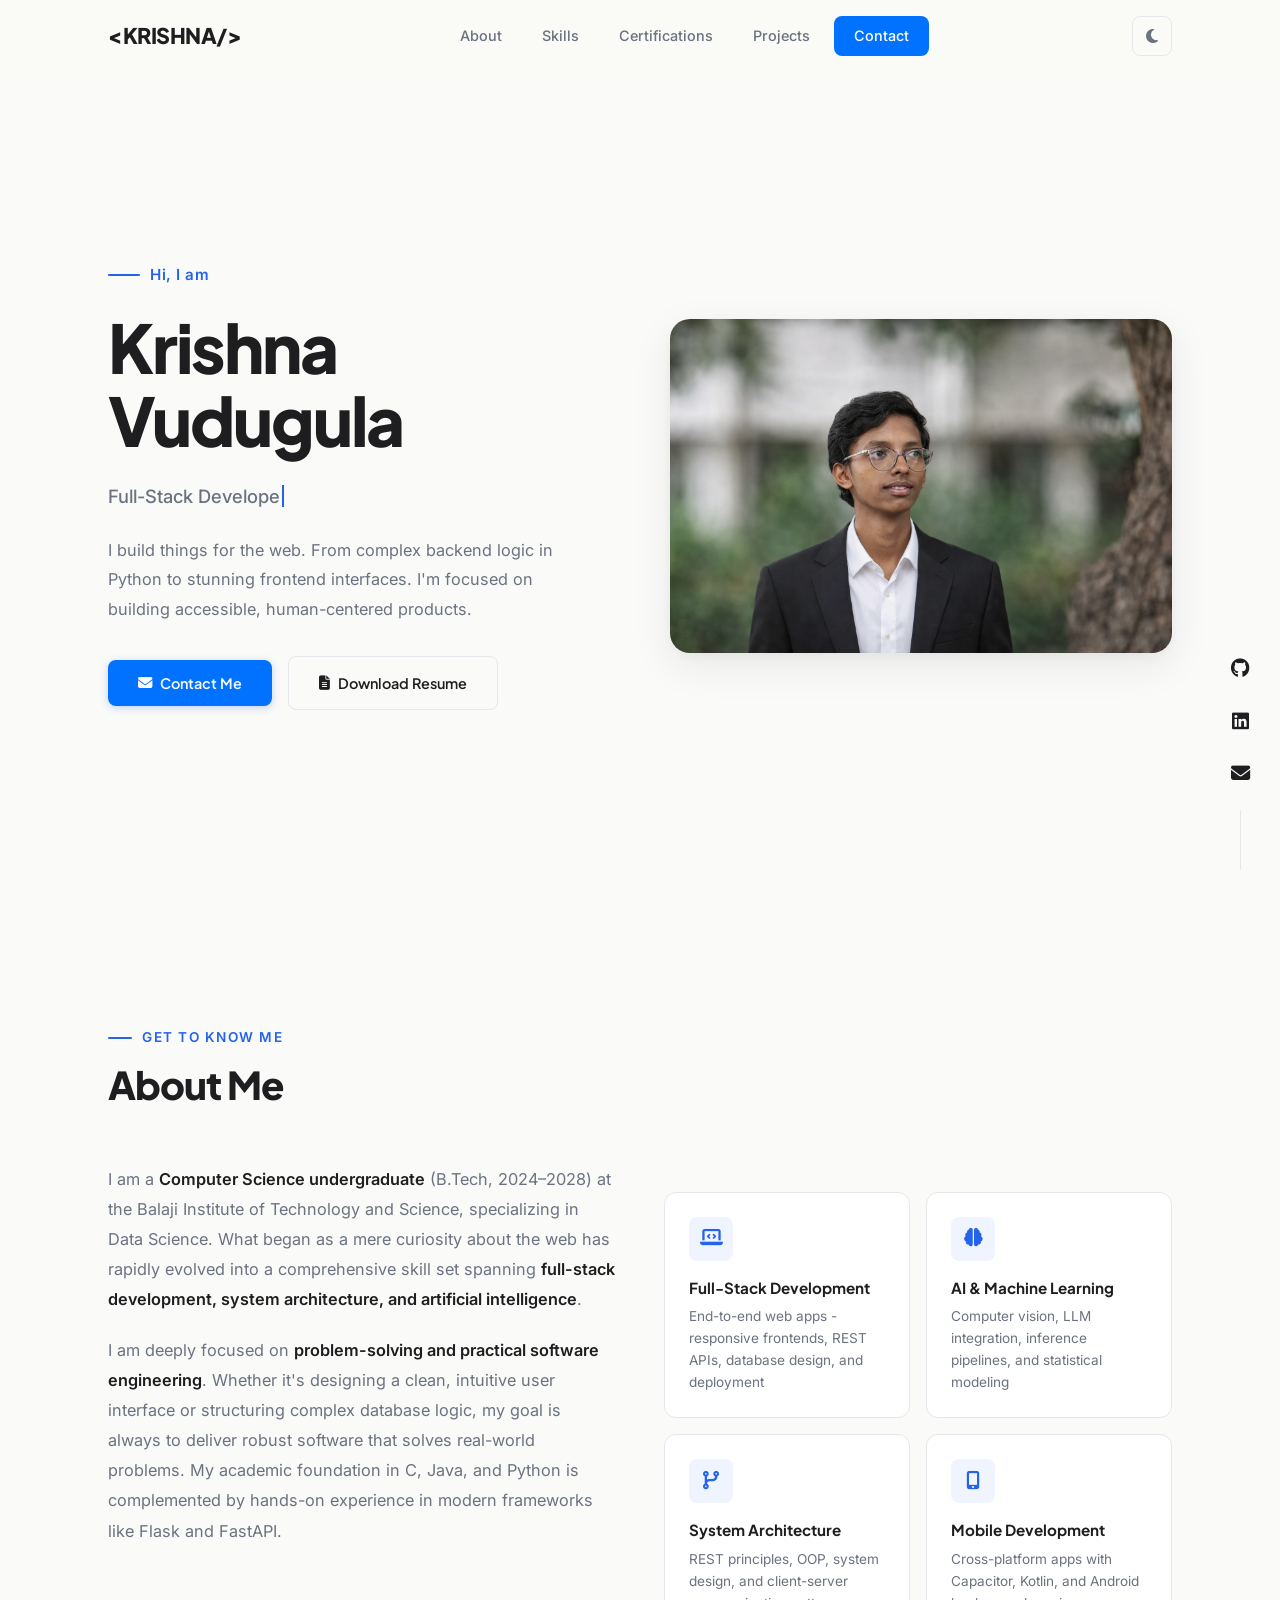
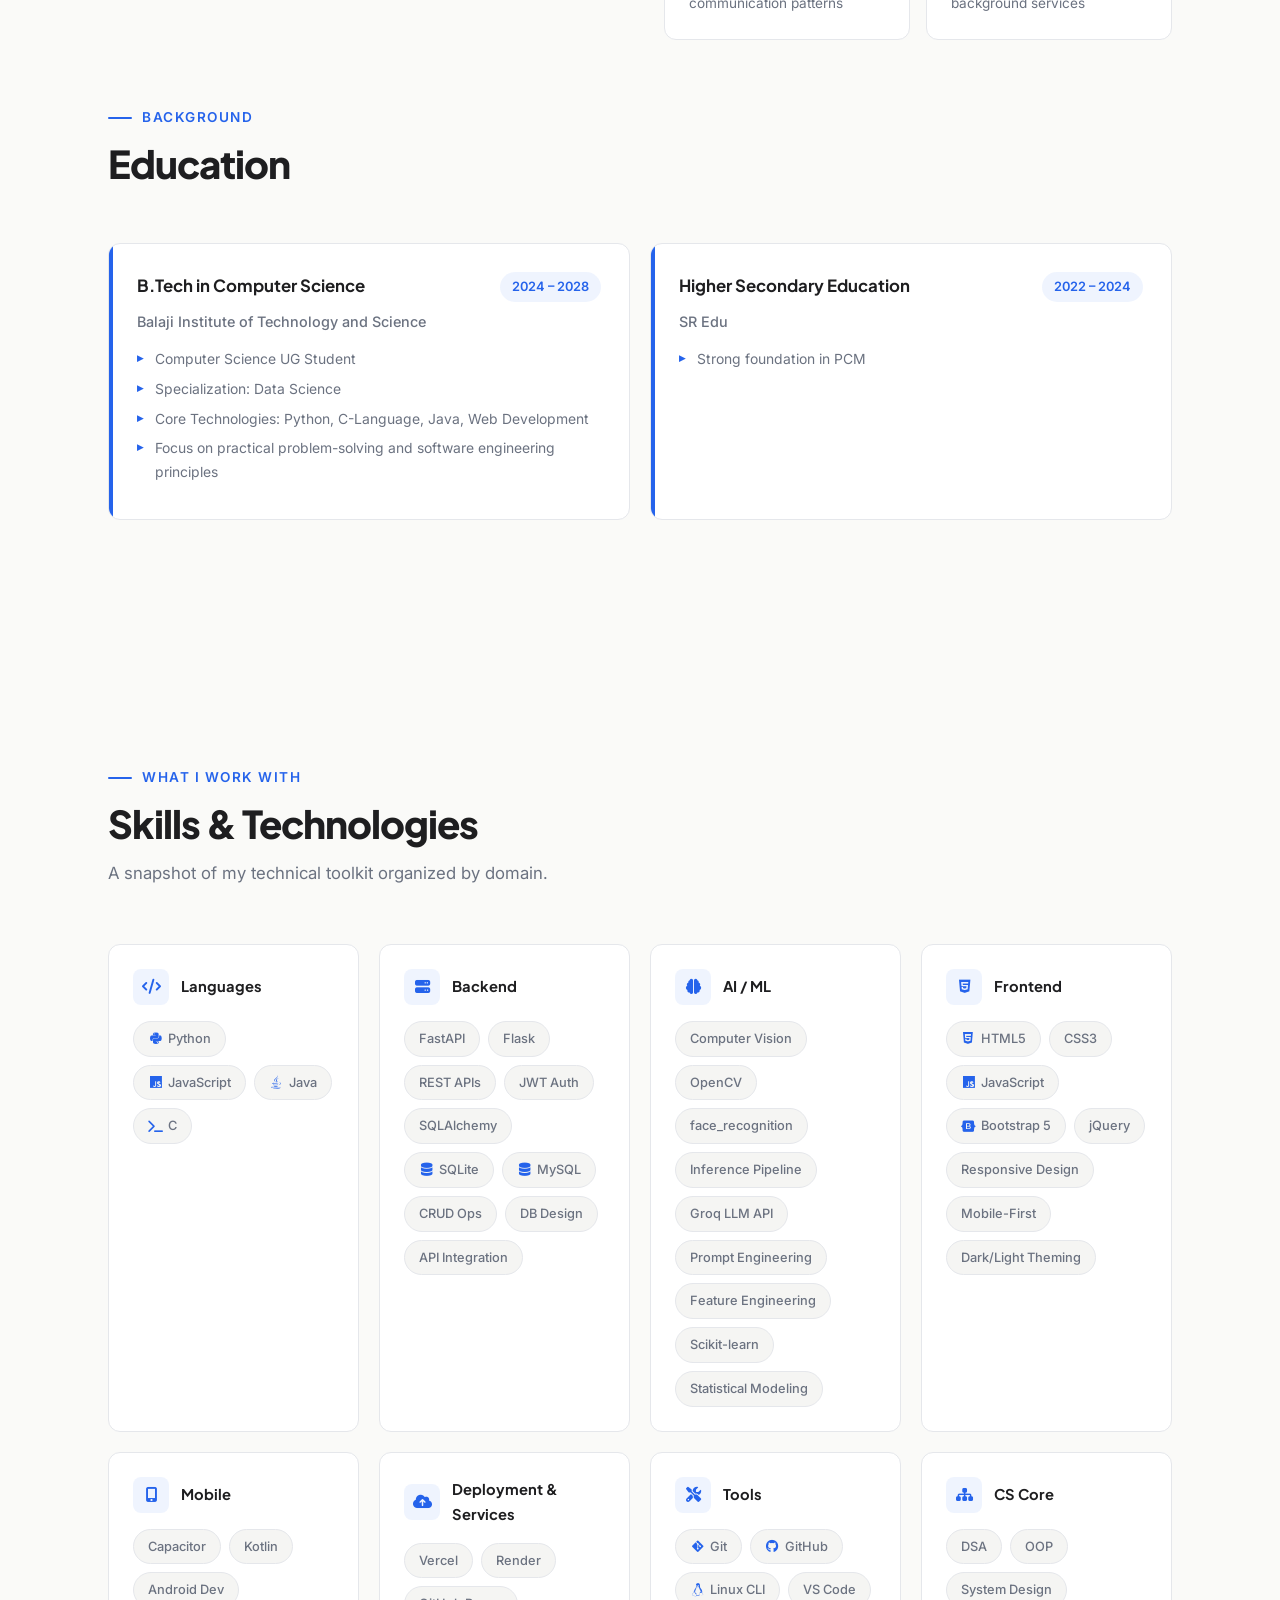
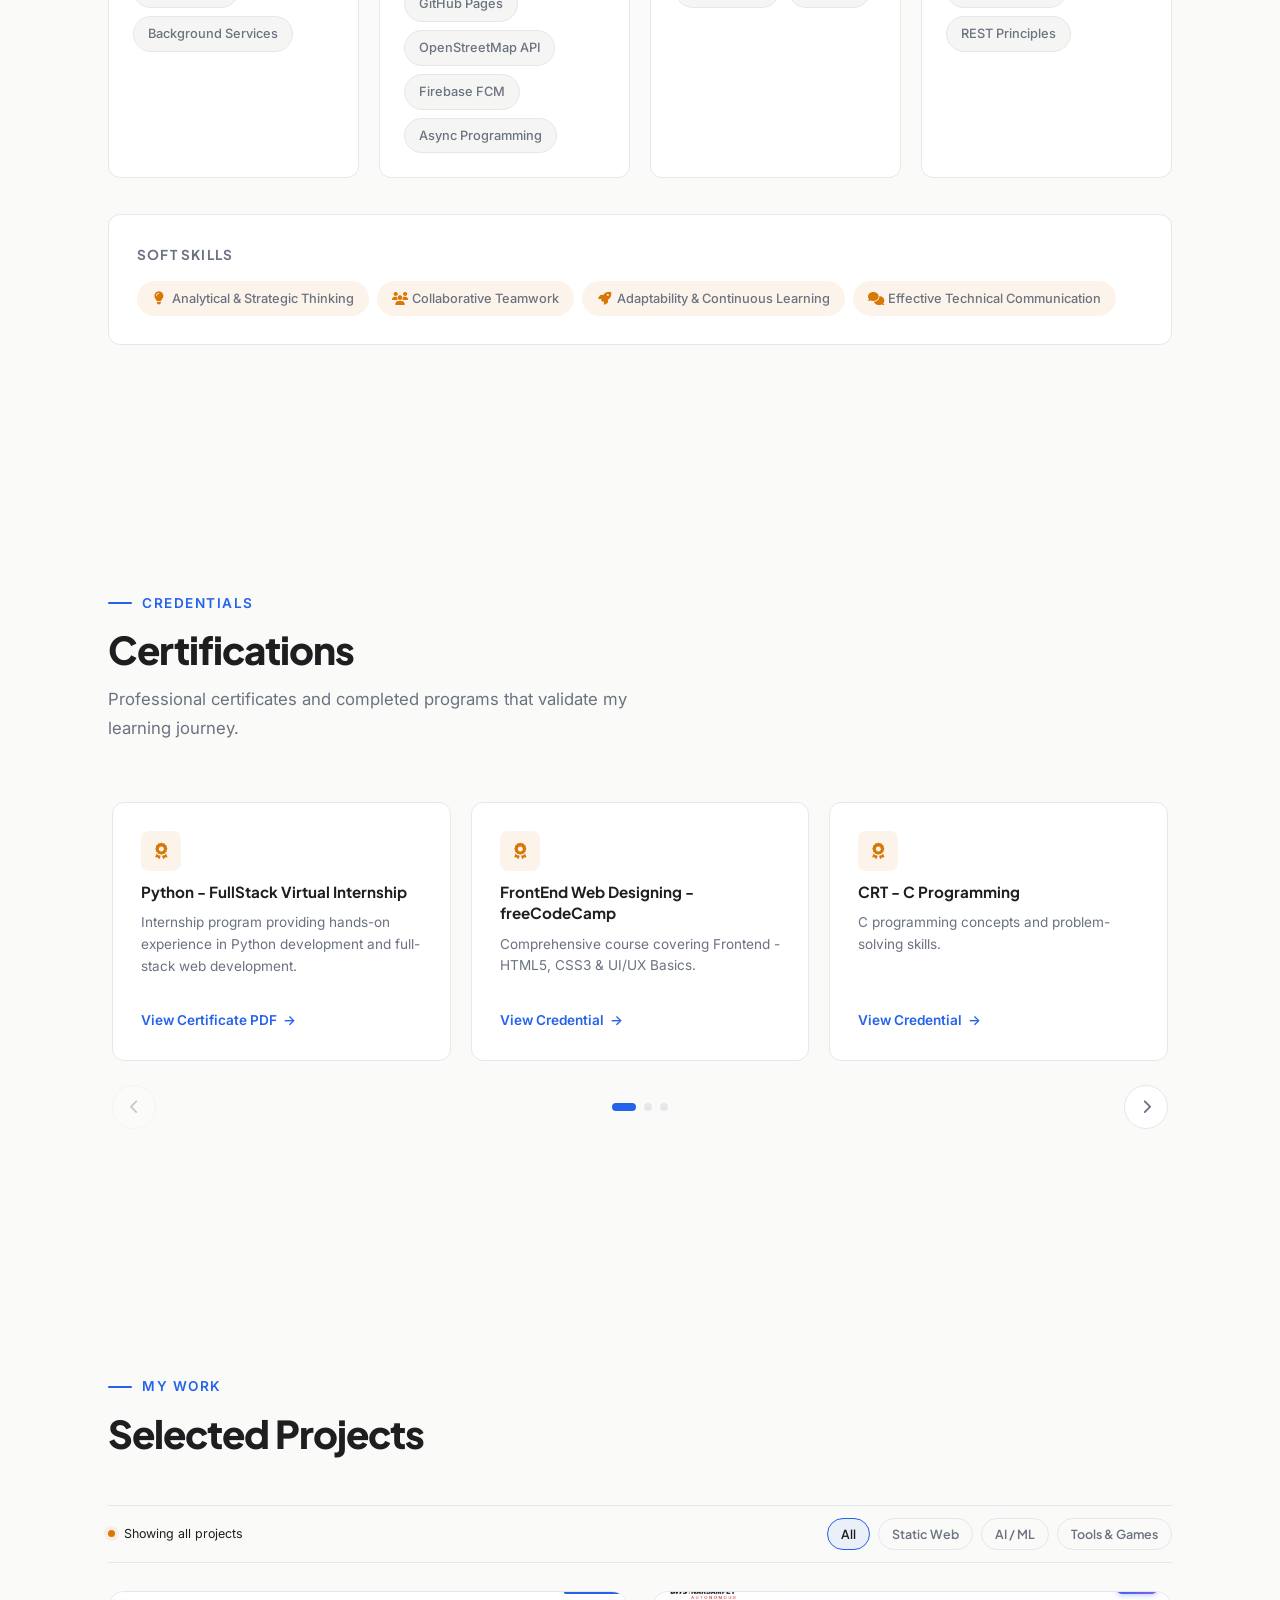
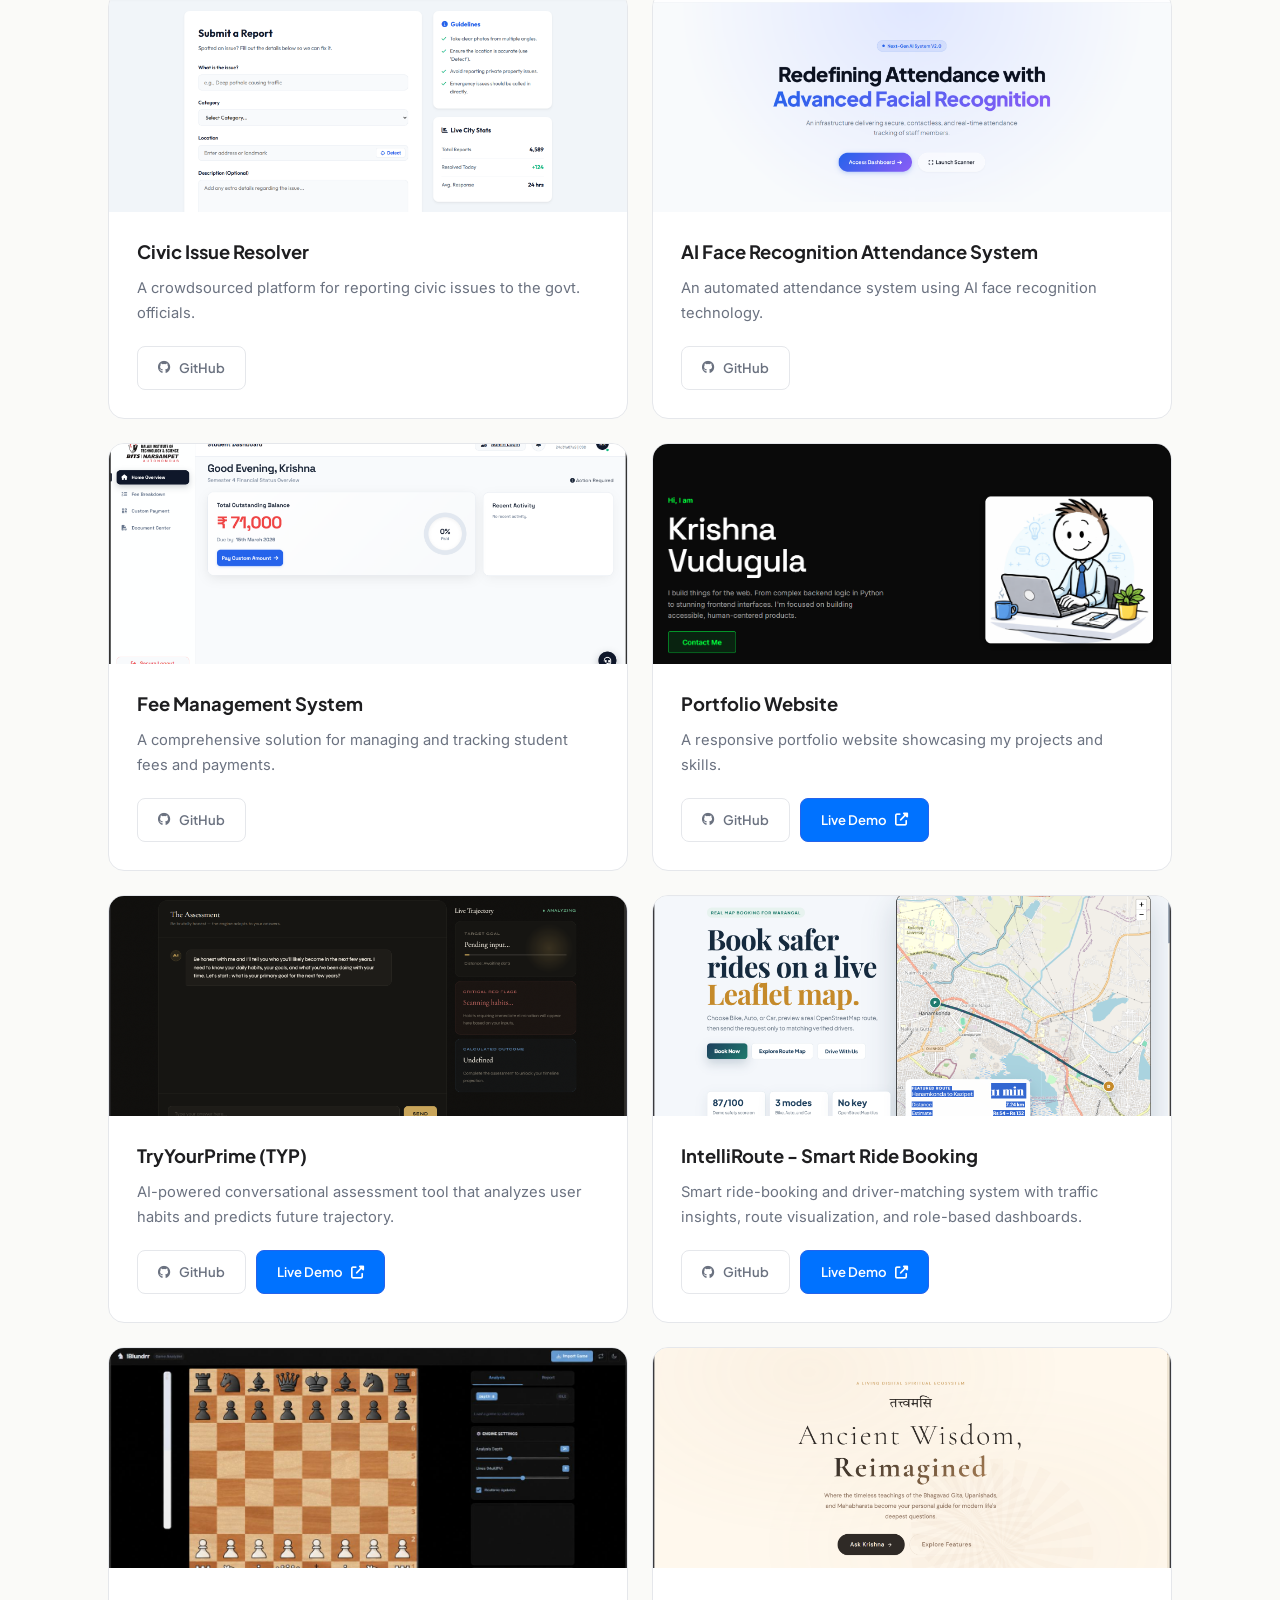
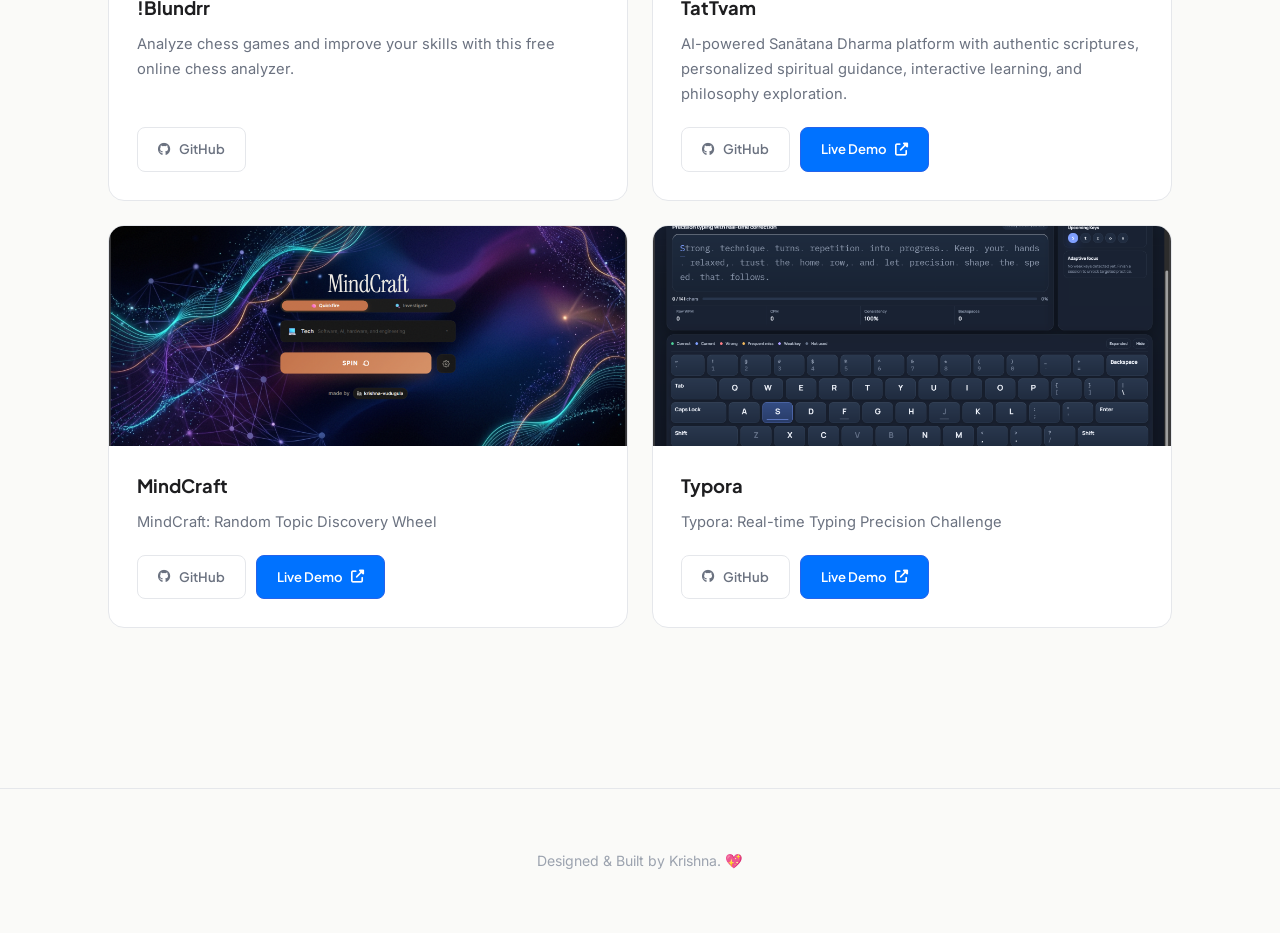
<file: index.html>
<!DOCTYPE html>
<html lang="en">
<head>
    <meta charset="UTF-8">
    <meta name="viewport" content="width=device-width, initial-scale=1.0">
    <title>Krishna - Portfolio</title>
    <meta name="description" content="Krishna Vudugula - Computer Science student and full-stack developer. Explore projects, skills, certifications, and more.">
    <link rel="stylesheet" href="https://cdnjs.cloudflare.com/ajax/libs/font-awesome/6.4.0/css/all.min.css">
    <link rel="stylesheet" href="styles.css">
</head>
<body>

    <!-- Scroll Progress Bar -->
    <div id="scroll-progress"></div>

    <!-- Navigation -->
    <nav class="navbar" id="navbar">
        <div class="container">
            <a href="index.html" class="logo">&lt;KRISHNA/&gt;</a>
            <div class="nav-links">
                <a href="#about">About</a>
                <a href="#skills">Skills</a>
                <a href="#certifications">Certifications</a>
                <a href="#projects">Projects</a>
                <a href="#" onclick="openContactModal(); return false;" class="nav-contact-btn">Contact</a>
            </div>
            <div class="nav-actions">
                <button class="theme-toggle" id="theme-toggle" aria-label="Toggle theme">
                    <i class="fas fa-moon"></i>
                </button>
                <button class="hamburger" id="hamburger" aria-label="Open menu">
                    <span></span>
                    <span></span>
                    <span></span>
                </button>
            </div>
        </div>
    </nav>

    <!-- Mobile Navigation -->
    <div class="mobile-nav" id="mobile-nav">
        <a href="#about" onclick="closeMobileNav()">About</a>
        <a href="#skills" onclick="closeMobileNav()">Skills</a>
        <a href="#certifications" onclick="closeMobileNav()">Certifications</a>
        <a href="#projects" onclick="closeMobileNav()">Projects</a>
        <a href="#" onclick="closeMobileNav(); openContactModal(); return false;">Contact</a>
    </div>

    <!-- Hero Section -->
    <section class="hero" id="hero">
        <div class="container">
            <div class="hero-content">
                <span class="hero-greeting">Hi, I am</span>
                <h1 class="hero-name">Krishna<br>Vudugula</h1>
                <p class="hero-tagline" id="hero-tagline"><span class="cursor"></span></p>
                <p class="hero-description">
                    I build things for the web. From complex backend logic in Python to stunning frontend interfaces. I'm focused on building accessible, human-centered products.
                </p>
                <div class="hero-cta">
                    <button onclick="openContactModal()" class="btn-primary">
                        <i class="fas fa-envelope"></i> Contact Me
                    </button>
                    <a href="/resume/Krishna_Resume_2026.pdf" rel="noopener noreferrer" class="btn-outline" download>
                        <i class="fas fa-file-alt"></i> Download Resume
                    </a>
                </div>
            </div>
            <div class="hero-visual">
                <div class="hero-image-wrapper">
                    <img src="pngs/Me.png" alt="Krishna Vudugula">
                </div>
            </div>
        </div>
    </section>

    <!-- About Section -->
    <section class="section" id="about">
        <div class="container">
            <div class="section-header reveal">
                <div class="section-label">Get to know me</div>
                <h2 class="section-title">About Me</h2>
            </div>

            <div class="about-grid">
                <div class="about-text reveal">
                    <p>
                        I am a <strong>Computer Science undergraduate</strong> (B.Tech, 2024–2028) at the Balaji Institute of Technology and Science, specializing in Data Science. What began as a mere curiosity about the web has rapidly evolved into a comprehensive skill set spanning <strong>full-stack development, system architecture, and artificial intelligence</strong>.
                    </p>
                    <p>
                        I am deeply focused on <strong>problem-solving and practical software engineering</strong>. Whether it's designing a clean, intuitive user interface or structuring complex database logic, my goal is always to deliver robust software that solves real-world problems. My academic foundation in C, Java, and Python is complemented by hands-on experience in modern frameworks like Flask and FastAPI.
                    </p>
                </div>

                <div class="expertise-grid reveal stagger-children">
                    <div class="expertise-card reveal" style="--i:0">
                        <div class="icon"><i class="fas fa-laptop-code"></i></div>
                        <h4>Full-Stack Development</h4>
                        <p>End-to-end web apps - responsive frontends, REST APIs, database design, and deployment</p>
                    </div>
                    <div class="expertise-card reveal" style="--i:1">
                        <div class="icon"><i class="fas fa-brain"></i></div>
                        <h4>AI & Machine Learning</h4>
                        <p>Computer vision, LLM integration, inference pipelines, and statistical modeling</p>
                    </div>
                    <div class="expertise-card reveal" style="--i:2">
                        <div class="icon"><i class="fas fa-code-branch"></i></div>
                        <h4>System Architecture</h4>
                        <p>REST principles, OOP, system design, and client-server communication patterns</p>
                    </div>
                    <div class="expertise-card reveal" style="--i:3">
                        <div class="icon"><i class="fas fa-mobile-alt"></i></div>
                        <h4>Mobile Development</h4>
                        <p>Cross-platform apps with Capacitor, Kotlin, and Android background services</p>
                    </div>
                </div>
            </div>

            <!-- Education -->
            <div class="education-block reveal">
                <div class="section-header">
                    <div class="section-label">Background</div>
                    <h2 class="section-title">Education</h2>
                </div>

                <div class="education-grid stagger-children">
                    <div class="edu-card reveal" style="--i:0">
                        <div class="edu-card-header">
                            <div class="edu-degree">B.Tech in Computer Science</div>
                            <span class="edu-year">2024 – 2028</span>
                        </div>
                        <div class="edu-institution">Balaji Institute of Technology and Science</div>
                        <ul class="edu-details">
                            <li>Computer Science UG Student</li>
                            <li>Specialization: Data Science</li>
                            <li>Core Technologies: Python, C-Language, Java, Web Development</li>
                            <li>Focus on practical problem-solving and software engineering principles</li>
                        </ul>
                    </div>

                    <div class="edu-card reveal" style="--i:1">
                        <div class="edu-card-header">
                            <div class="edu-degree">Higher Secondary Education</div>
                            <span class="edu-year">2022 – 2024</span>
                        </div>
                        <div class="edu-institution">SR Edu</div>
                        <ul class="edu-details">
                            <li>Strong foundation in PCM</li>
                        </ul>
                    </div>
                </div>
            </div>
        </div>
    </section>

    <!-- Skills Section -->
    <section class="section" id="skills">
        <div class="container">
            <div class="section-header reveal">
                <div class="section-label">What I Work With</div>
                <h2 class="section-title">Skills & Technologies</h2>
                <p class="section-subtitle">A snapshot of my technical toolkit organized by domain.</p>
            </div>

            <div class="skills-grid reveal stagger-children">

                <!-- Languages -->
                <div class="skill-group-card reveal" style="--i:0">
                    <div class="skill-group-header">
                        <div class="skill-group-icon"><i class="fas fa-code"></i></div>
                        <h3 class="skill-group-title">Languages</h3>
                    </div>
                    <div class="skill-pills">
                        <span class="skill-pill"><i class="fab fa-python"></i> Python</span>
                        <span class="skill-pill"><i class="fab fa-js"></i> JavaScript</span>
                        <span class="skill-pill"><i class="fab fa-java"></i> Java</span>
                        <span class="skill-pill"><i class="fas fa-terminal"></i> C</span>
                    </div>
                </div>

                <!-- Backend -->
                <div class="skill-group-card reveal" style="--i:1">
                    <div class="skill-group-header">
                        <div class="skill-group-icon"><i class="fas fa-server"></i></div>
                        <h3 class="skill-group-title">Backend</h3>
                    </div>
                    <div class="skill-pills">
                        <span class="skill-pill">FastAPI</span>
                        <span class="skill-pill">Flask</span>
                        <span class="skill-pill">REST APIs</span>
                        <span class="skill-pill">JWT Auth</span>
                        <span class="skill-pill">SQLAlchemy</span>
                        <span class="skill-pill"><i class="fas fa-database"></i> SQLite</span>
                        <span class="skill-pill"><i class="fas fa-database"></i> MySQL</span>
                        <span class="skill-pill">CRUD Ops</span>
                        <span class="skill-pill">DB Design</span>
                        <span class="skill-pill">API Integration</span>
                    </div>
                </div>

                <!-- AI / ML -->
                <div class="skill-group-card reveal" style="--i:2">
                    <div class="skill-group-header">
                        <div class="skill-group-icon"><i class="fas fa-brain"></i></div>
                        <h3 class="skill-group-title">AI / ML</h3>
                    </div>
                    <div class="skill-pills">
                        <span class="skill-pill">Computer Vision</span>
                        <span class="skill-pill">OpenCV</span>
                        <span class="skill-pill">face_recognition</span>
                        <span class="skill-pill">Inference Pipeline</span>
                        <span class="skill-pill">Groq LLM API</span>
                        <span class="skill-pill">Prompt Engineering</span>
                        <span class="skill-pill">Feature Engineering</span>
                        <span class="skill-pill">Scikit-learn</span>
                        <span class="skill-pill">Statistical Modeling</span>
                    </div>
                </div>

                <!-- Frontend -->
                <div class="skill-group-card reveal" style="--i:3">
                    <div class="skill-group-header">
                        <div class="skill-group-icon"><i class="fab fa-html5"></i></div>
                        <h3 class="skill-group-title">Frontend</h3>
                    </div>
                    <div class="skill-pills">
                        <span class="skill-pill"><i class="fab fa-html5"></i> HTML5</span>
                        <span class="skill-pill">CSS3</span>
                        <span class="skill-pill"><i class="fab fa-js"></i> JavaScript</span>
                        <span class="skill-pill"><i class="fab fa-bootstrap"></i> Bootstrap 5</span>
                        <span class="skill-pill">jQuery</span>
                        <span class="skill-pill">Responsive Design</span>
                        <span class="skill-pill">Mobile-First</span>
                        <span class="skill-pill">Dark/Light Theming</span>
                    </div>
                </div>

                <!-- Mobile -->
                <div class="skill-group-card reveal" style="--i:4">
                    <div class="skill-group-header">
                        <div class="skill-group-icon"><i class="fas fa-mobile-alt"></i></div>
                        <h3 class="skill-group-title">Mobile</h3>
                    </div>
                    <div class="skill-pills">
                        <span class="skill-pill">Capacitor</span>
                        <span class="skill-pill">Kotlin</span>
                        <span class="skill-pill">Android Dev</span>
                        <span class="skill-pill">Background Services</span>
                    </div>
                </div>

                <!-- Deployment & Services -->
                <div class="skill-group-card reveal" style="--i:5">
                    <div class="skill-group-header">
                        <div class="skill-group-icon"><i class="fas fa-cloud-upload-alt"></i></div>
                        <h3 class="skill-group-title">Deployment & Services</h3>
                    </div>
                    <div class="skill-pills">
                        <span class="skill-pill">Vercel</span>
                        <span class="skill-pill">Render</span>
                        <span class="skill-pill">GitHub Pages</span>
                        <span class="skill-pill">OpenStreetMap API</span>
                        <span class="skill-pill">Firebase FCM</span>
                        <span class="skill-pill">Async Programming</span>
                    </div>
                </div>

                <!-- Tools -->
                <div class="skill-group-card reveal" style="--i:6">
                    <div class="skill-group-header">
                        <div class="skill-group-icon"><i class="fas fa-tools"></i></div>
                        <h3 class="skill-group-title">Tools</h3>
                    </div>
                    <div class="skill-pills">
                        <span class="skill-pill"><i class="fab fa-git-alt"></i> Git</span>
                        <span class="skill-pill"><i class="fab fa-github"></i> GitHub</span>
                        <span class="skill-pill"><i class="fab fa-linux"></i> Linux CLI</span>
                        <span class="skill-pill">VS Code</span>
                    </div>
                </div>

                <!-- CS Core -->
                <div class="skill-group-card reveal" style="--i:7">
                    <div class="skill-group-header">
                        <div class="skill-group-icon"><i class="fas fa-sitemap"></i></div>
                        <h3 class="skill-group-title">CS Core</h3>
                    </div>
                    <div class="skill-pills">
                        <span class="skill-pill">DSA</span>
                        <span class="skill-pill">OOP</span>
                        <span class="skill-pill">System Design</span>
                        <span class="skill-pill">REST Principles</span>
                    </div>
                </div>

            </div>

            <!-- Soft Skills -->
            <div class="soft-skills-bar reveal">
                <div class="skill-category-label">Soft Skills</div>
                <div class="skill-pills">
                    <span class="skill-pill soft"><i class="fas fa-lightbulb"></i> Analytical & Strategic Thinking</span>
                    <span class="skill-pill soft"><i class="fas fa-users"></i> Collaborative Teamwork</span>
                    <span class="skill-pill soft"><i class="fas fa-rocket"></i> Adaptability & Continuous Learning</span>
                    <span class="skill-pill soft"><i class="fas fa-comments"></i> Effective Technical Communication</span>
                </div>
            </div>
        </div>
    </section>

    <!-- Certifications Section -->
    <section class="section" id="certifications">
        <div class="container">
            <div class="section-header reveal">
                <div class="section-label">Credentials</div>
                <h2 class="section-title">Certifications</h2>
                <p class="section-subtitle">Professional certificates and completed programs that validate my learning journey.</p>
            </div>

            <div class="cert-carousel-wrapper reveal" id="cert-carousel">
                <div class="cert-carousel-track" id="cert-track">
                    <!-- Pages are built dynamically by JS -->
                </div>

                <div class="cert-controls">
                    <button class="cert-arrow" id="cert-prev" aria-label="Previous certifications">
                        <i class="fas fa-chevron-left"></i>
                    </button>
                    <div class="cert-dots" id="cert-dots"></div>
                    <button class="cert-arrow" id="cert-next" aria-label="Next certifications">
                        <i class="fas fa-chevron-right"></i>
                    </button>
                </div>
            </div>
        </div>
    </section>

    <!-- Projects Section -->
    <section class="section" id="projects">
        <div class="container">
            <div class="section-header reveal">
                <div class="section-label">My Work</div>
                <h2 class="section-title">Selected Projects</h2>
            </div>

            <div class="project-filter-bar reveal" aria-label="Filter projects by category">
                <div class="project-filter-intro">
                    <span class="project-filter-mark"></span>
                    <span id="project-filter-status">Showing all projects</span>
                </div>
                <div class="project-filters" role="group" aria-label="Project categories">
                    <button class="project-filter active" type="button" data-filter="all" aria-pressed="true">All</button>
                    <button class="project-filter" type="button" data-filter="static" aria-pressed="false">Static Web</button>
                    <button class="project-filter" type="button" data-filter="ai" aria-pressed="false">AI / ML</button>
                    <button class="project-filter" type="button" data-filter="tools" aria-pressed="false">Tools &amp; Games</button>
                </div>
            </div>

            <div class="projects-grid stagger-children">
                <!-- Project 1: Civic Issue Resolver -->
                <div class="project-card reveal" data-category="static" style="--i:0">
                    <div class="project-card-image">
                        <img src="pngs/civic.png" alt="Civic Issue Resolver">
                    </div>
                    <div class="project-card-body">
                        <h3 class="project-card-title">Civic Issue Resolver</h3>
                        <p class="project-card-desc">A crowdsourced platform for reporting civic issues to the govt. officials.</p>
                        <div class="project-card-actions">
                            <a href="https://github.com/krishnavudugula/CivicResponse" target="_blank" rel="noopener noreferrer" class="project-btn project-btn-github">
                                <i class="fab fa-github"></i> GitHub
                            </a>
                        </div>
                    </div>
                </div>

                <!-- Project 2: AI Face Recognition -->
                <div class="project-card reveal" data-category="ai" style="--i:1">
                    <div class="project-card-image">
                        <img src="pngs/facerecog.png" alt="AI Face Recognition Employee Attendance System">
                    </div>
                    <div class="project-card-body">
                        <h3 class="project-card-title">AI Face Recognition Attendance System</h3>
                        <p class="project-card-desc">An automated attendance system using AI face recognition technology.</p>
                        <div class="project-card-actions">
                            <a href="https://github.com/krishnavudugula/face_recognition_attendance" target="_blank" rel="noopener noreferrer" class="project-btn project-btn-github">
                                <i class="fab fa-github"></i> GitHub
                            </a>
                        </div>
                    </div>
                </div>

                <!-- Project 3: Fee Management System -->
                <div class="project-card reveal" data-category="ai" style="--i:2">
                    <div class="project-card-image">
                        <img src="pngs/fee_management.png" alt="Fee Management System">
                    </div>
                    <div class="project-card-body">
                        <h3 class="project-card-title">Fee Management System</h3>
                        <p class="project-card-desc">A comprehensive solution for managing and tracking student fees and payments.</p>
                        <div class="project-card-actions">
                            <a href="https://github.com/krishnavudugula/fee_management_system" target="_blank" rel="noopener noreferrer" class="project-btn project-btn-github">
                                <i class="fab fa-github"></i> GitHub
                            </a>
                        </div>
                    </div>
                </div>

                <!-- Project 4: Portfolio Website -->
                <div class="project-card reveal" data-category="static" style="--i:3">
                    <div class="project-card-image">
                        <img src="pngs/portfolio.png" alt="Portfolio Website">
                    </div>
                    <div class="project-card-body">
                        <h3 class="project-card-title">Portfolio Website</h3>
                        <p class="project-card-desc">A responsive portfolio website showcasing my projects and skills.</p>
                        <div class="project-card-actions">
                            <a href="https://github.com/krishnavudugula/My_Portfolio" target="_blank" rel="noopener noreferrer" class="project-btn project-btn-github">
                                <i class="fab fa-github"></i> GitHub
                            </a>
                            <a href="https://krishnavudugula.github.io/My_Portfolio/portfolio.html" class="project-btn project-btn-live">
                                Live Demo <i class="fas fa-external-link-alt"></i>
                            </a>
                        </div>
                    </div>
                </div>

                <!-- Project 5: TryYourPrime -->
                <div class="project-card reveal" data-category="ai" style="--i:4">
                    <div class="project-card-image">
                        <img src="pngs/TryYourPrime.png" alt="TryYourPrime">
                    </div>
                    <div class="project-card-body">
                        <h3 class="project-card-title">TryYourPrime (TYP)</h3>
                        <p class="project-card-desc">AI-powered conversational assessment tool that analyzes user habits and predicts future trajectory.</p>
                        <div class="project-card-actions">
                            <a href="https://github.com/krishnavudugula/Try_Your_Prime" target="_blank" rel="noopener noreferrer" class="project-btn project-btn-github">
                                <i class="fab fa-github"></i> GitHub
                            </a>
                            <a href="https://try-your-prime.vercel.app" class="project-btn project-btn-live">
                                Live Demo <i class="fas fa-external-link-alt"></i>
                            </a>
                        </div>
                    </div>
                </div>

                <!-- Project 6: IntelliRoute -->
                <div class="project-card reveal" data-category="ai" style="--i:5">
                    <div class="project-card-image">
                        <img src="pngs/IntelliRoute.png" alt="IntelliRoute">
                    </div>
                    <div class="project-card-body">
                        <h3 class="project-card-title">IntelliRoute - Smart Ride Booking</h3>
                        <p class="project-card-desc">Smart ride-booking and driver-matching system with traffic insights, route visualization, and role-based dashboards.</p>
                        <div class="project-card-actions">
                            <a href="https://github.com/krishnavudugula/IntelliRoute-SmartRideBooking-" target="_blank" rel="noopener noreferrer" class="project-btn project-btn-github">
                                <i class="fab fa-github"></i> GitHub
                            </a>
                            <a href="https://intelliroute-smart-ride-booking.onrender.com/" class="project-btn project-btn-live">
                                Live Demo <i class="fas fa-external-link-alt"></i>
                            </a>
                        </div>
                    </div>
                </div>

                <div class="project-card reveal" data-category="tools" style="--i:5">
                    <div class="project-card-image">
                        <img src="pngs/chess_analyser.jpg" alt="Free Chess Analyser">
                    </div>
                    <div class="project-card-body">
                        <h3 class="project-card-title">!Blundrr</h3>
                        <p class="project-card-desc">Analyze chess games and improve your skills with this free online chess analyzer.</p>
                        <div class="project-card-actions">
                            <a href="https://github.com/krishnavudugula/Chess_Analyser" target="_blank" rel="noopener noreferrer" class="project-btn project-btn-github">
                                <i class="fab fa-github"></i> GitHub
                            </a>
                        </div>
                    </div>
                </div>

                
                <div class="project-card reveal" data-category="static" style="--i:5">
                    <div class="project-card-image">
                        <img src="pngs/TatTvam.png" alt="TatTvam">
                    </div>
                    <div class="project-card-body">
                        <h3 class="project-card-title">TatTvam</h3>
                        <p class="project-card-desc">AI-powered Sanātana Dharma platform with authentic scriptures, personalized spiritual guidance, interactive learning, and philosophy exploration.</p>
                        <div class="project-card-actions">
                            <a href="https://github.com/krishnavudugula/TatTvam" target="_blank" rel="noopener noreferrer" class="project-btn project-btn-github">
                                <i class="fab fa-github"></i> GitHub
                            </a>
                            <a href="https://tat-tvam.vercel.app/" class="project-btn project-btn-live">
                                Live Demo <i class="fas fa-external-link-alt"></i>
                            </a>
                        </div>
                    </div>
                </div>

                <div class="project-card reveal" data-category="tools" style="--i:5">
                    <div class="project-card-image">
                        <img src="pngs/Mindcraft.png" alt="MindCraft">
                    </div>
                    <div class="project-card-body">
                        <h3 class="project-card-title">MindCraft</h3>
                        <p class="project-card-desc">MindCraft: Random Topic Discovery Wheel</p>
                        <div class="project-card-actions">
                            <a href="https://github.com/krishnavudugula/MindCraft" target="_blank" rel="noopener noreferrer" class="project-btn project-btn-github">
                                <i class="fab fa-github"></i> GitHub
                            </a>
                            <a href="https://mindcraftweb.vercel.app/" class="project-btn project-btn-live">
                                Live Demo <i class="fas fa-external-link-alt"></i>
                            </a>
                        </div>
                    </div>
                </div>

                <div class="project-card reveal" data-category="tools" style="--i:5">
                    <div class="project-card-image">
                        <img src="pngs/Typora.png" alt="Typora">
                    </div>
                    <div class="project-card-body">
                        <h3 class="project-card-title">Typora</h3>
                        <p class="project-card-desc">Typora: Real-time Typing Precision Challenge</p>
                        <div class="project-card-actions">
                            <a href="https://github.com/krishnavudugula/Typora" target="_blank" rel="noopener noreferrer" class="project-btn project-btn-github">
                                <i class="fab fa-github"></i> GitHub
                            </a>
                            <a href="https://typoraa.vercel.app/" class="project-btn project-btn-live">
                                Live Demo <i class="fas fa-external-link-alt"></i>
                            </a>
                        </div>
                    </div>
                </div>

            </div>
        </div>
    </section>

    <!-- Contact Modal -->
    <div class="contact-modal-overlay" id="contact-modal">
        <div class="contact-modal">
            <button class="contact-modal-close" onclick="closeContactModal()" aria-label="Close">
                <i class="fas fa-times"></i>
            </button>
            <div class="contact-modal-header">
                <div class="contact-modal-icon">
                    <i class="fas fa-paper-plane"></i>
                </div>
                <h3 class="contact-modal-title">Get In Touch</h3>
                <p class="contact-modal-subtitle">Choose your preferred way to connect</p>
            </div>
            <div class="contact-modal-links">
                <a href="mailto:krishnavudugula2005@gmail.com" class="contact-link contact-link-email">
                    <div class="contact-link-icon"><i class="fas fa-envelope"></i></div>
                    <div class="contact-link-info">
                        <span class="contact-link-label">Email</span>
                        <span class="contact-link-value">krishnavudugula2005@gmail.com</span>
                    </div>
                    <i class="fas fa-arrow-right contact-link-arrow"></i>
                </a>
                <a href="https://linkedin.com/in/krishna-vudugula" target="_blank" class="contact-link contact-link-linkedin">
                    <div class="contact-link-icon"><i class="fab fa-linkedin-in"></i></div>
                    <div class="contact-link-info">
                        <span class="contact-link-label">LinkedIn</span>
                        <span class="contact-link-value">krishna-vudugula</span>
                    </div>
                    <i class="fas fa-arrow-right contact-link-arrow"></i>
                </a>
                <a href="https://github.com/krishnavudugula" target="_blank" class="contact-link contact-link-github">
                    <div class="contact-link-icon"><i class="fab fa-github"></i></div>
                    <div class="contact-link-info">
                        <span class="contact-link-label">GitHub</span>
                        <span class="contact-link-value">krishnavudugula</span>
                    </div>
                    <i class="fas fa-arrow-right contact-link-arrow"></i>
                </a>
                <a href="/resume/Krishna_Resume_2026.pdf" download class="contact-link contact-link-resume">
                    <div class="contact-link-icon"><i class="fas fa-file-alt"></i></div>
                    <div class="contact-link-info">
                        <span class="contact-link-label">Resume</span>
                        <span class="contact-link-value">Download PDF</span>
                    </div>
                    <i class="fas fa-arrow-right contact-link-arrow"></i>
                </a>
            </div>
        </div>
    </div>

    <!-- Footer -->
    <footer class="footer">
        <div class="container">
            <div class="footer-content">
                <p class="footer-credit">Designed &amp; Built by Krishna. 💖</p>
            </div>
        </div>
    </footer>
    <div class="social-bar">
            <a href="https://github.com/krishnavudugula" class="social-icon" target="_blank"><i class="fab fa-github"></i></a>
            <a href="https://linkedin.com/in/krishna-vudugula" class="social-icon" target="_blank"><i class="fab fa-linkedin"></i></a>
            <a href="mailto:krishnavudugula2005@gmail.com" class="social-icon"><i class="fas fa-envelope"></i></a>
        </div>

    <script>
    /* ==================================================================
    ================================================================== */
    const certifications = [
        {
            title: "Python - FullStack Virtual Internship",
            desc: "Internship program providing hands-on experience in Python development and full-stack web development.",
            link: "certificates/Python_FS.pdf",
            linkText: "View Certificate PDF",
            external: false
        },
        {
            title: "FrontEnd Web Designing - freeCodeCamp",
            desc: "Comprehensive course covering Frontend - HTML5, CSS3 & UI/UX Basics.",
            link: "http://freecodecamp.org/certification/krishna__vudugula/responsive-web-design-v9",
            linkText: "View Credential",
            external: true
        },
        {
            title: "CRT - C Programming",
            desc: "C programming concepts and problem-solving skills.",
            link: "https://bitswgl.codetantra.com/cert/certificate.jsp?certId=CT1473-uuJQ7vd-cpv",
            linkText: "View Credential",
            external: true
        },
        {
            title: "Machine Learning Statistical Foundations",
            desc: "Professional Certificate by Wolfram Research.",
            link: "https://lnkd.in/gnRWarQ7",
            linkText: "View Credential",
            external: true
        },
        {
            title: "AI Foundations: Machine Learning",
            desc: "Certification course covering machine learning foundations and core artificial intelligence concepts.",
            link: "certificates/ai-foundations-machine-learning-certificate.pdf",
            linkText: "View Certificate PDF",
            external: false
        },
        {
            title: "CodSoft AI Internship",
            desc: "Internship certificate recognizing hands-on work and learning in artificial intelligence through the CodSoft program.",
            link: "certificates/codsoft-ai-internship-certificate.pdf",
            linkText: "View Certificate PDF",
            external: false
        },
        {
            title: "Machine Learning & Data Science Internship",
            desc: "Internship program providing hands-on experience in Machine Learning and Data Science.",
            link: "certificates/ML&DS_Internship_Course_Certificate.pdf",
            linkText: "View Certificate PDF",
            external: false
        },
        {
            title: "Code Unnati - Edunet Foundation",
            desc: "Training on Python, OOP, Data Analytics, DBMS, DSA and Competitive Coding under Code Unnati Program 2025-2026.",
            link: "certificates/CodeUnnati_Certificate.pdf",
            linkText: "View Certificate PDF",
            external: false
        },
        {
            title: "Data Analytics with Python & Power BI Virtual Internship",
            desc: "Virtual internship program focusing on data analytics using Python and Power BI.",
            link: "certificates/DataAnalytics.pdf",
            linkText: "View Certificate PDF",
            external: false
        }
    ];

    /* ==================================================================
       CERTIFICATION CAROUSEL
    ================================================================== */
    function getCardsPerPage() {
        if (window.innerWidth <= 640) return 1;
        if (window.innerWidth <= 968) return 2;
        return 3;
    }

    let currentPage = 0;
    let totalPages = 0;

    function buildCarousel() {
        const track = document.getElementById('cert-track');
        const dotsContainer = document.getElementById('cert-dots');
        const perPage = getCardsPerPage();
        totalPages = Math.ceil(certifications.length / perPage);
        currentPage = Math.min(currentPage, totalPages - 1);

        track.innerHTML = '';
        dotsContainer.innerHTML = '';

        for (let p = 0; p < totalPages; p++) {
            const page = document.createElement('div');
            page.className = 'cert-carousel-page';

            const start = p * perPage;
            const end = Math.min(start + perPage, certifications.length);

            for (let i = start; i < end; i++) {
                const cert = certifications[i];
                page.innerHTML += `
                    <div class="cert-card">
                        <div class="cert-card-icon"><i class="fas fa-award"></i></div>
                        <div class="cert-card-title">${cert.title}</div>
                        <div class="cert-card-desc">${cert.desc}</div>
                        <a href="${cert.link}" class="cert-card-link" target="_blank" ${cert.external ? '' : 'rel="noopener noreferrer"'}>${cert.linkText}</a>
                    </div>
                `;
            }
            track.appendChild(page);

            const dot = document.createElement('button');
            dot.className = 'cert-dot' + (p === currentPage ? ' active' : '');
            dot.setAttribute('aria-label', `Go to page ${p + 1}`);
            dot.addEventListener('click', () => goToPage(p));
            dotsContainer.appendChild(dot);
        }

        updateCarousel();
    }

    function goToPage(page) {
        currentPage = page;
        updateCarousel();
    }

    function updateCarousel() {
        const track = document.getElementById('cert-track');
        track.style.transform = `translateX(-${currentPage * 100}%)`;

        document.querySelectorAll('.cert-dot').forEach((dot, i) => {
            dot.classList.toggle('active', i === currentPage);
        });

        document.getElementById('cert-prev').disabled = currentPage === 0;
        document.getElementById('cert-next').disabled = currentPage === totalPages - 1;
    }

    let dragStartX = 0;
    let dragDistance = 0;
    let isDragging = false;
    let dragMoved = false;

    const certTrack = document.getElementById('cert-track');

    certTrack.addEventListener('pointerdown', (event) => {
        if (event.button !== 0) return;

        dragStartX = event.clientX;
        dragDistance = 0;
        dragMoved = false;
        isDragging = true;
        certTrack.classList.add('is-dragging');
        certTrack.setPointerCapture(event.pointerId);
    });

    certTrack.addEventListener('pointermove', (event) => {
        if (!isDragging) return;

        dragDistance = event.clientX - dragStartX;
        if (Math.abs(dragDistance) > 6) dragMoved = true;
        certTrack.style.transform = `translateX(calc(-${currentPage * 100}% + ${dragDistance}px))`;
    });

    function finishCertDrag() {
        if (!isDragging) return;

        isDragging = false;
        certTrack.classList.remove('is-dragging');

        if (Math.abs(dragDistance) > 50) {
            const direction = dragDistance < 0 ? 1 : -1;
            const nextPage = currentPage + direction;
            if (nextPage >= 0 && nextPage < totalPages) {
                goToPage(nextPage);
                return;
            }
        }

        updateCarousel();
    }

    certTrack.addEventListener('pointerup', finishCertDrag);
    certTrack.addEventListener('pointercancel', finishCertDrag);
    certTrack.addEventListener('click', (event) => {
        if (!dragMoved) return;

        event.preventDefault();
        event.stopPropagation();
        dragMoved = false;
    });

    document.getElementById('cert-carousel').addEventListener('wheel', (event) => {
        const wheelDistance = Math.abs(event.deltaX) > Math.abs(event.deltaY)
            ? event.deltaX
            : event.deltaY;
        if (Math.abs(wheelDistance) < 10) return;

        const direction = wheelDistance > 0 ? 1 : -1;
        const nextPage = currentPage + direction;
        if (nextPage < 0 || nextPage >= totalPages) return;

        event.preventDefault();
        goToPage(nextPage);
    }, { passive: false });

    document.getElementById('cert-prev').addEventListener('click', () => {
        if (currentPage > 0) goToPage(currentPage - 1);
    });
    document.getElementById('cert-next').addEventListener('click', () => {
        if (currentPage < totalPages - 1) goToPage(currentPage + 1);
    });

    // Rebuild on resize
    let resizeTimeout;
    window.addEventListener('resize', () => {
        clearTimeout(resizeTimeout);
        resizeTimeout = setTimeout(buildCarousel, 200);
    });

    buildCarousel();

    /* ==================================================================
       THEME TOGGLE
    ================================================================== */
    const themeToggle = document.getElementById('theme-toggle');
    const themeIcon = themeToggle.querySelector('i');

    // Check saved preference
    if (localStorage.getItem('theme') === 'dark') {
        document.body.classList.add('dark-mode');
        themeIcon.classList.replace('fa-moon', 'fa-sun');
    }

    themeToggle.addEventListener('click', () => {
        document.body.classList.toggle('dark-mode');
        const isDark = document.body.classList.contains('dark-mode');
        themeIcon.classList.replace(isDark ? 'fa-moon' : 'fa-sun', isDark ? 'fa-sun' : 'fa-moon');
        localStorage.setItem('theme', isDark ? 'dark' : 'light');
    });

    /* ==================================================================
       MOBILE HAMBURGER MENU
    ================================================================== */
    const hamburger = document.getElementById('hamburger');
    const mobileNav = document.getElementById('mobile-nav');

    hamburger.addEventListener('click', () => {
        hamburger.classList.toggle('active');
        mobileNav.classList.toggle('open');
        document.body.style.overflow = mobileNav.classList.contains('open') ? 'hidden' : '';
    });

    function closeMobileNav() {
        hamburger.classList.remove('active');
        mobileNav.classList.remove('open');
        document.body.style.overflow = '';
    }

    /* ==================================================================
       SCROLL PROGRESS BAR
    ================================================================== */
    const progressBar = document.getElementById('scroll-progress');
    window.addEventListener('scroll', () => {
        const scrollTop = window.scrollY;
        const docHeight = document.documentElement.scrollHeight - window.innerHeight;
        const progress = docHeight > 0 ? (scrollTop / docHeight) * 100 : 0;
        progressBar.style.width = progress + '%';
    });

    /* ==================================================================
       NAVBAR SCROLL EFFECT
    ================================================================== */
    const navbar = document.getElementById('navbar');
    window.addEventListener('scroll', () => {
        navbar.classList.toggle('scrolled', window.scrollY > 20);
    });

    /* ==================================================================
       SCROLL REVEAL ANIMATIONS
    ================================================================== */
    const revealObserver = new IntersectionObserver((entries) => {
        entries.forEach(entry => {
            if (entry.isIntersecting) {
                entry.target.classList.add('visible');
                revealObserver.unobserve(entry.target);
            }
        });
    }, {
        threshold: 0.12,
        rootMargin: '0px 0px -40px 0px'
    });

    document.querySelectorAll('.reveal').forEach(el => revealObserver.observe(el));

    /* ==================================================================
       PROJECT FILTERS
    ================================================================== */
    const projectCards = document.querySelectorAll('.project-card');
    const projectFilters = document.querySelectorAll('.project-filter');
    const projectFilterStatus = document.getElementById('project-filter-status');

    projectFilters.forEach(filterButton => {
        filterButton.addEventListener('click', () => {
            const selectedFilter = filterButton.dataset.filter;
            let visibleProjects = 0;

            projectFilters.forEach(button => {
                const isActive = button === filterButton;
                button.classList.toggle('active', isActive);
                button.setAttribute('aria-pressed', isActive ? 'true' : 'false');
            });

            projectCards.forEach(card => {
                const shouldShow = selectedFilter === 'all' || card.dataset.category === selectedFilter;
                card.classList.toggle('is-hidden', !shouldShow);
                card.classList.toggle('is-filtered-in', shouldShow);
                if (shouldShow) visibleProjects++;
            });

            const filterLabel = filterButton.textContent.trim();
            projectFilterStatus.textContent = selectedFilter === 'all'
                ? 'Showing all projects'
                : `${visibleProjects} ${filterLabel} project${visibleProjects === 1 ? '' : 's'}`;
        });
    });

    /* ==================================================================
       HERO TYPING ANIMATION
    ================================================================== */
    const taglines = [
        "Full-Stack Developer",
        "Problem Solver",
        "CS(DS) Student",
        "Software Engineer"
    ];

    const taglineEl = document.getElementById('hero-tagline');
    let taglineIndex = 0;
    let charIndex = 0;
    let isDeleting = false;
    let typingSpeed = 90;

    function typeEffect() {
        const current = taglines[taglineIndex];
        const displayed = current.substring(0, charIndex);
        taglineEl.innerHTML = displayed + '<span class="cursor"></span>';

        if (!isDeleting && charIndex < current.length) {
            charIndex++;
            typingSpeed = 80 + Math.random() * 50;
        } else if (!isDeleting && charIndex === current.length) {
            isDeleting = true;
            typingSpeed = 1800; // pause at end
        } else if (isDeleting && charIndex > 0) {
            charIndex--;
            typingSpeed = 40;
        } else {
            isDeleting = false;
            taglineIndex = (taglineIndex + 1) % taglines.length;
            typingSpeed = 400; // pause before next word
        }

        setTimeout(typeEffect, typingSpeed);
    }

    typeEffect();

    /* ==================================================================
       CONTACT MODAL
    ================================================================== */
    function openContactModal() {
        const modal = document.getElementById('contact-modal');
        modal.classList.add('open');
        document.body.style.overflow = 'hidden';
        // Stagger animate the links
        const links = modal.querySelectorAll('.contact-link');
        links.forEach((link, i) => {
            link.style.transitionDelay = (i * 60 + 100) + 'ms';
        });
    }

    function closeContactModal() {
        const modal = document.getElementById('contact-modal');
        modal.classList.remove('open');
        document.body.style.overflow = '';
        const links = modal.querySelectorAll('.contact-link');
        links.forEach(link => { link.style.transitionDelay = '0ms'; });
    }

    // Close on overlay click
    document.getElementById('contact-modal').addEventListener('click', (e) => {
        if (e.target === e.currentTarget) closeContactModal();
    });

    // Close on Escape key
    document.addEventListener('keydown', (e) => {
        if (e.key === 'Escape') closeContactModal();
    });
    </script>
</body>
</html>
</file>
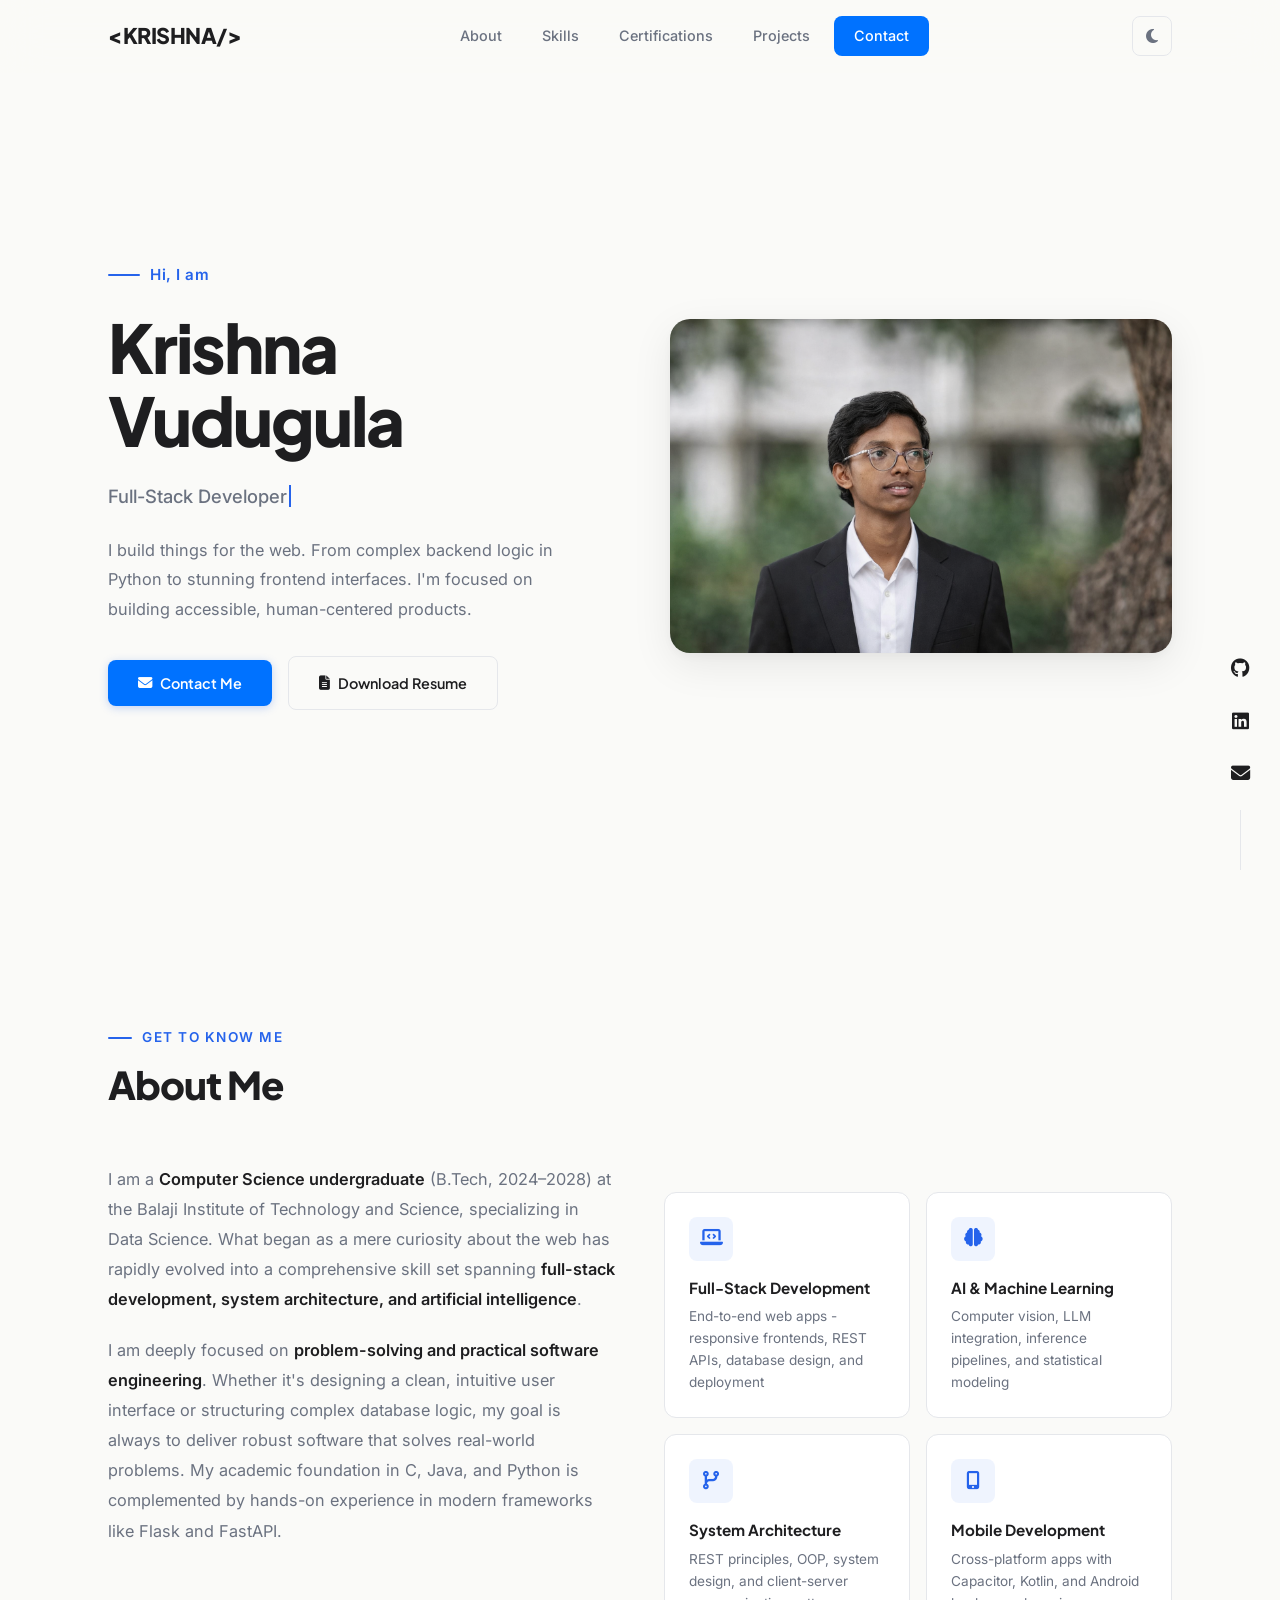
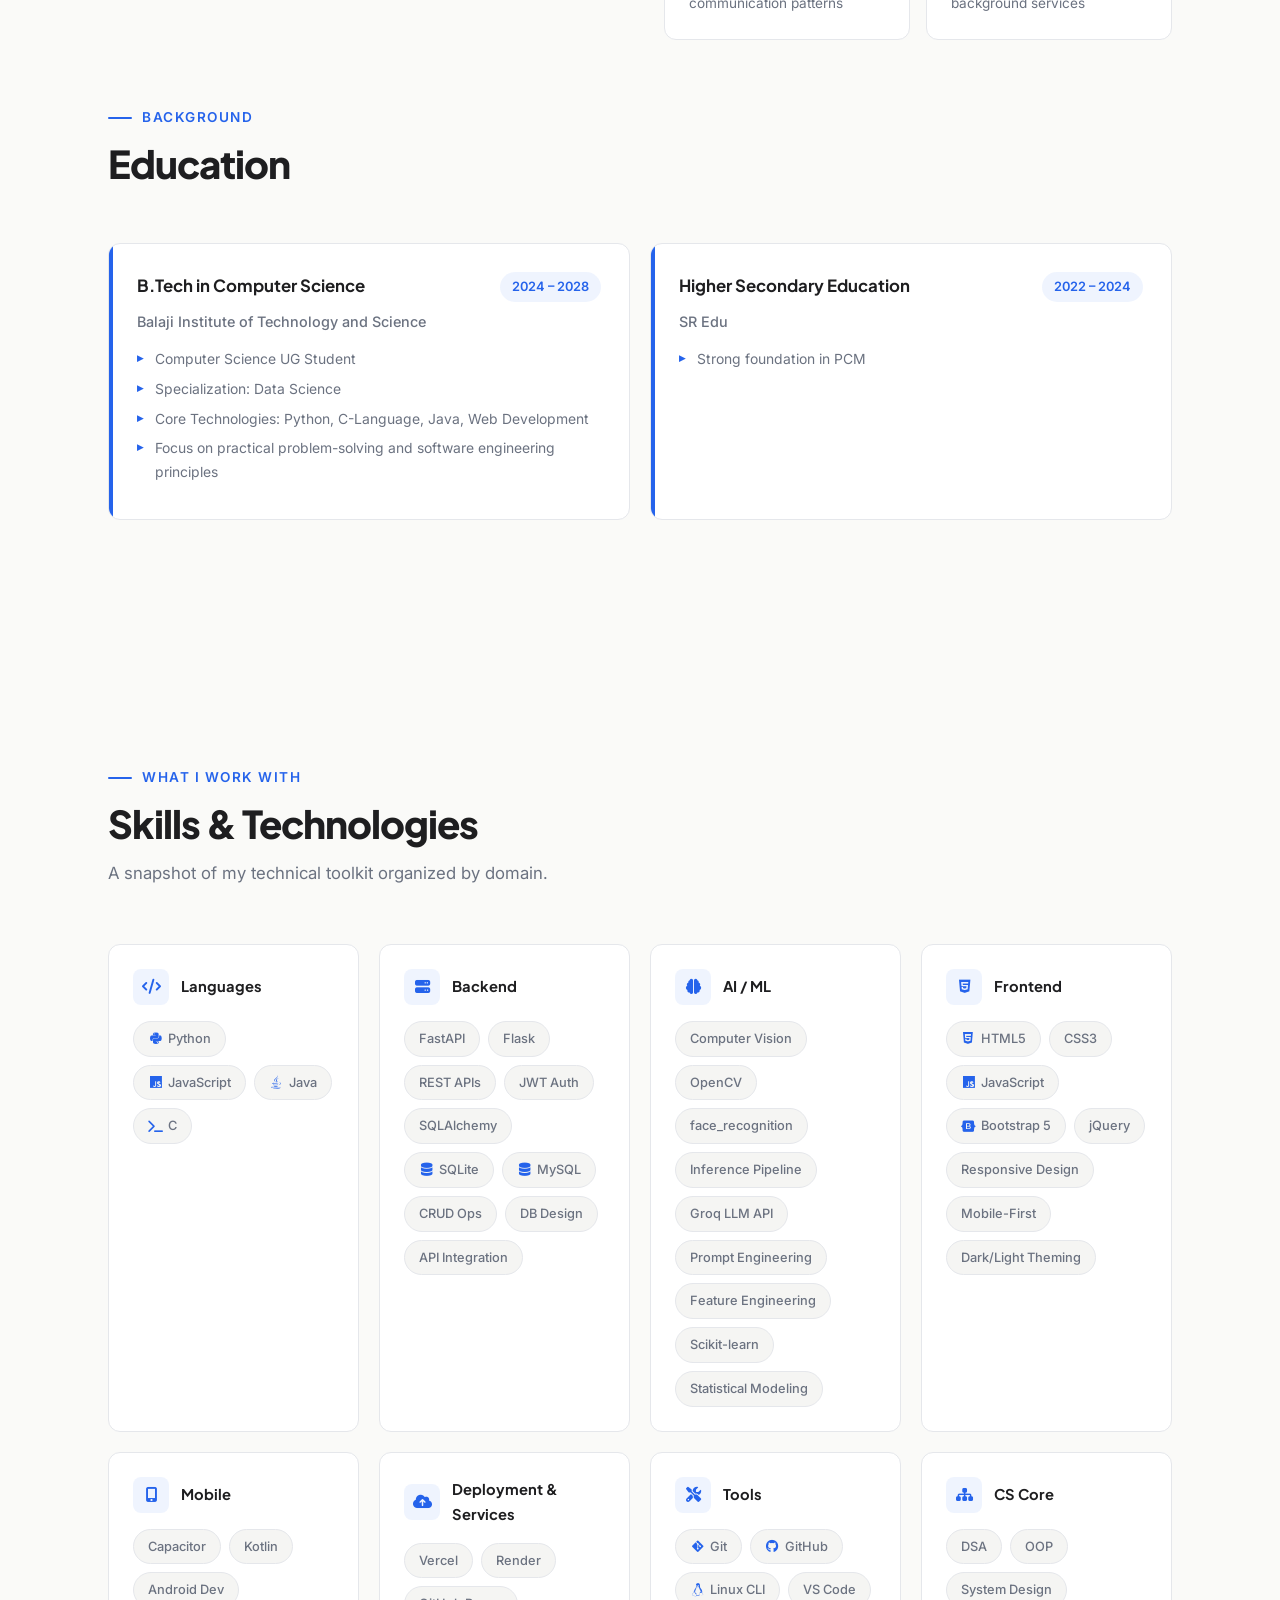
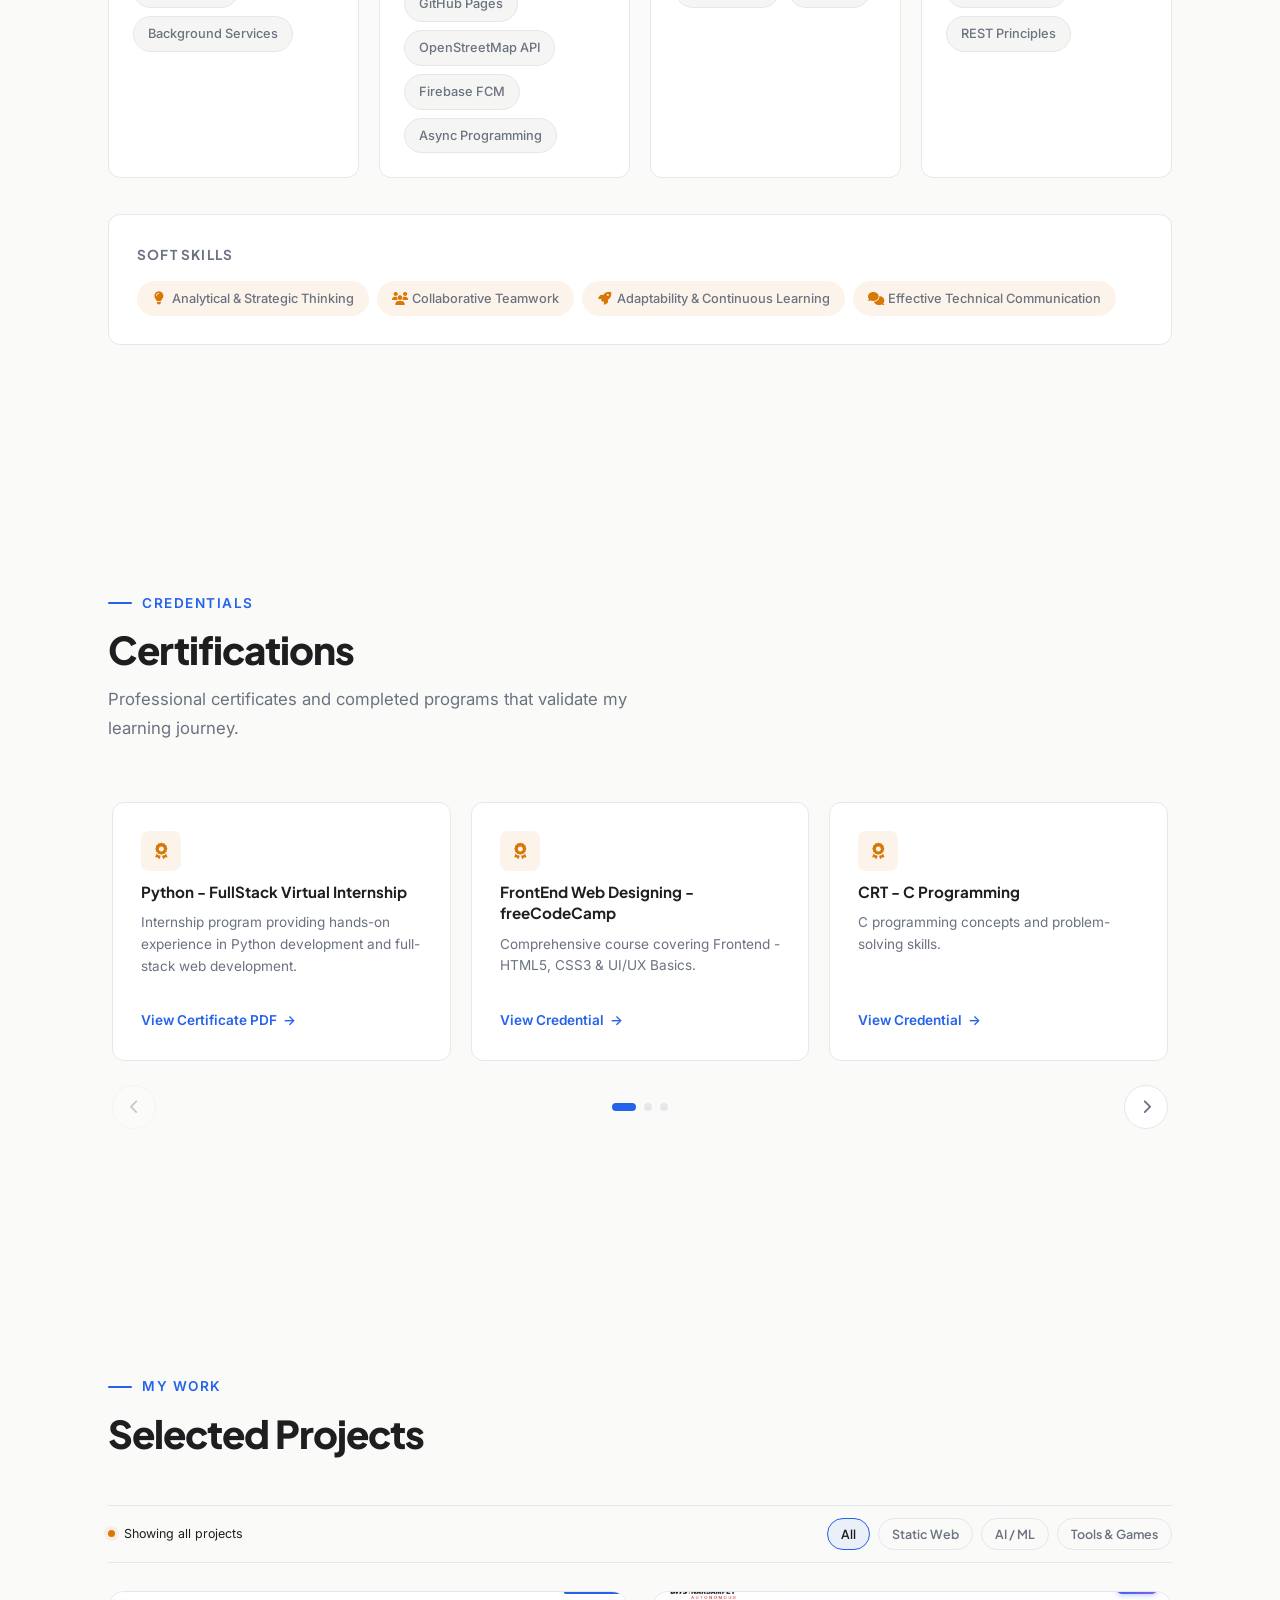
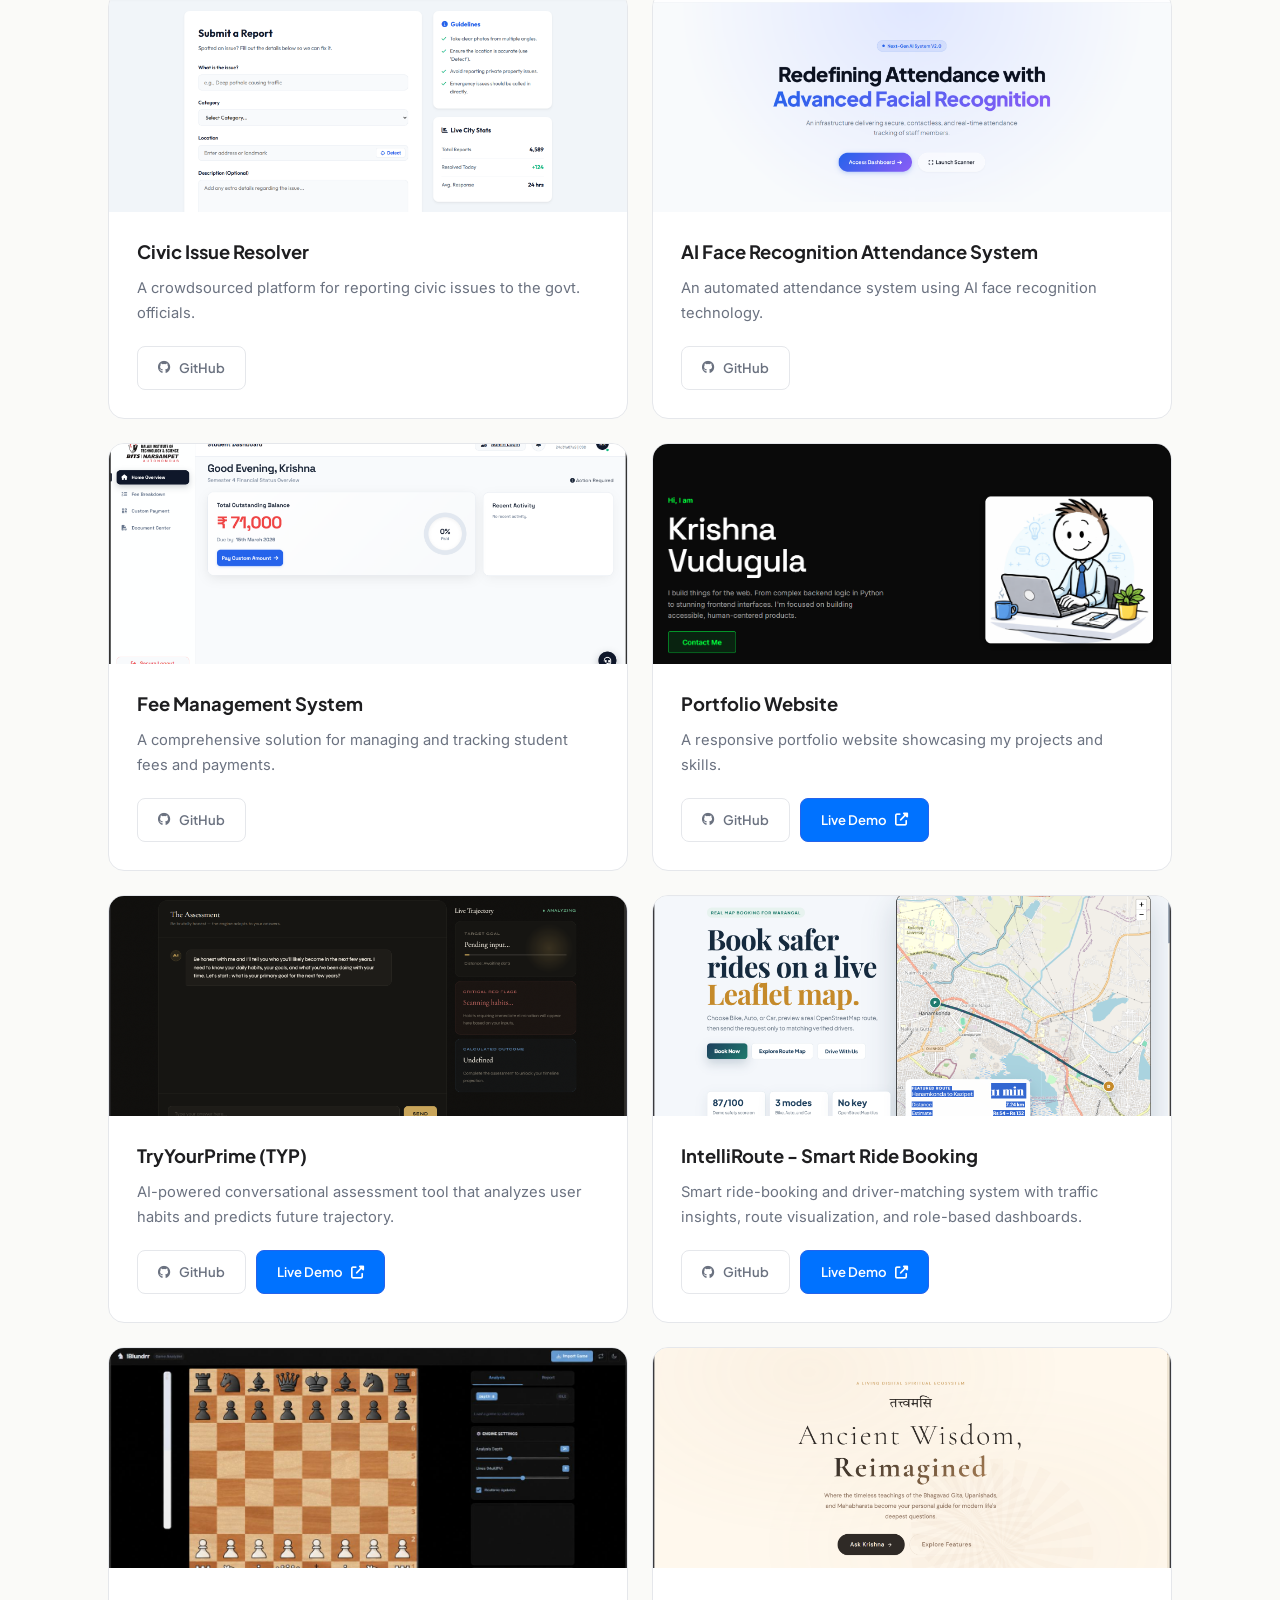
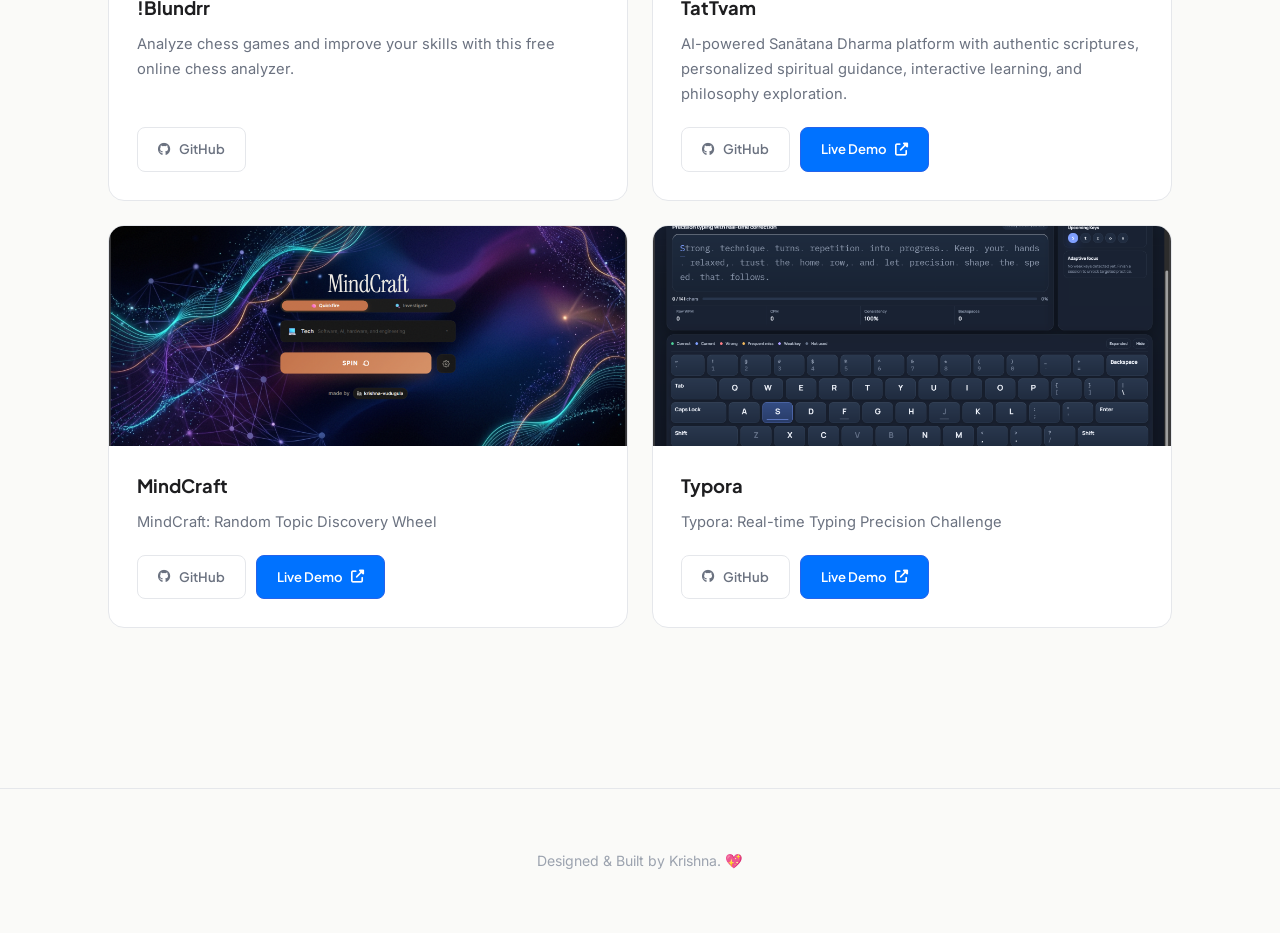
<file: portfolio.html>
<!DOCTYPE html>
<html lang="en">
<head>
    <meta charset="UTF-8">
    <meta name="viewport" content="width=device-width, initial-scale=1.0">
    <title>Krishna - Portfolio</title>
    <meta name="description" content="Krishna Vudugula - Computer Science student and full-stack developer. Explore projects, skills, certifications, and more.">
    <link rel="stylesheet" href="https://cdnjs.cloudflare.com/ajax/libs/font-awesome/6.4.0/css/all.min.css">
    <link rel="stylesheet" href="styles.css">
</head>
<body>

    <!-- Scroll Progress Bar -->
    <div id="scroll-progress"></div>

    <!-- Navigation -->
    <nav class="navbar" id="navbar">
        <div class="container">
            <a href="portfolio.html" class="logo">&lt;KRISHNA/&gt;</a>
            <div class="nav-links">
                <a href="#about">About</a>
                <a href="#skills">Skills</a>
                <a href="#certifications">Certifications</a>
                <a href="#projects">Projects</a>
                <a href="#" onclick="openContactModal(); return false;" class="nav-contact-btn">Contact</a>
            </div>
            <div class="nav-actions">
                <button class="theme-toggle" id="theme-toggle" aria-label="Toggle theme">
                    <i class="fas fa-moon"></i>
                </button>
                <button class="hamburger" id="hamburger" aria-label="Open menu">
                    <span></span>
                    <span></span>
                    <span></span>
                </button>
            </div>
        </div>
    </nav>

    <!-- Mobile Navigation -->
    <div class="mobile-nav" id="mobile-nav">
        <a href="#about" onclick="closeMobileNav()">About</a>
        <a href="#skills" onclick="closeMobileNav()">Skills</a>
        <a href="#certifications" onclick="closeMobileNav()">Certifications</a>
        <a href="#projects" onclick="closeMobileNav()">Projects</a>
        <a href="#" onclick="closeMobileNav(); openContactModal(); return false;">Contact</a>
    </div>

    <!-- Hero Section -->
    <section class="hero" id="hero">
        <div class="container">
            <div class="hero-content">
                <span class="hero-greeting">Hi, I am</span>
                <h1 class="hero-name">Krishna<br>Vudugula</h1>
                <p class="hero-tagline" id="hero-tagline"><span class="cursor"></span></p>
                <p class="hero-description">
                    I build things for the web. From complex backend logic in Python to stunning frontend interfaces. I'm focused on building accessible, human-centered products.
                </p>
                <div class="hero-cta">
                    <button onclick="openContactModal()" class="btn-primary">
                        <i class="fas fa-envelope"></i> Contact Me
                    </button>
                    <a href="/resume/Krishna_Resume_2026.pdf" rel="noopener noreferrer" class="btn-outline" download>
                        <i class="fas fa-file-alt"></i> Download Resume
                    </a>
                </div>
            </div>
            <div class="hero-visual">
                <div class="hero-image-wrapper">
                    <img src="pngs/Me.png" alt="Krishna Vudugula">
                </div>
            </div>
        </div>
    </section>

    <!-- About Section -->
    <section class="section" id="about">
        <div class="container">
            <div class="section-header reveal">
                <div class="section-label">Get to know me</div>
                <h2 class="section-title">About Me</h2>
            </div>

            <div class="about-grid">
                <div class="about-text reveal">
                    <p>
                        I am a <strong>Computer Science undergraduate</strong> (B.Tech, 2024–2028) at the Balaji Institute of Technology and Science, specializing in Data Science. What began as a mere curiosity about the web has rapidly evolved into a comprehensive skill set spanning <strong>full-stack development, system architecture, and artificial intelligence</strong>.
                    </p>
                    <p>
                        I am deeply focused on <strong>problem-solving and practical software engineering</strong>. Whether it's designing a clean, intuitive user interface or structuring complex database logic, my goal is always to deliver robust software that solves real-world problems. My academic foundation in C, Java, and Python is complemented by hands-on experience in modern frameworks like Flask and FastAPI.
                    </p>
                </div>

                <div class="expertise-grid reveal stagger-children">
                    <div class="expertise-card reveal" style="--i:0">
                        <div class="icon"><i class="fas fa-laptop-code"></i></div>
                        <h4>Full-Stack Development</h4>
                        <p>End-to-end web apps - responsive frontends, REST APIs, database design, and deployment</p>
                    </div>
                    <div class="expertise-card reveal" style="--i:1">
                        <div class="icon"><i class="fas fa-brain"></i></div>
                        <h4>AI & Machine Learning</h4>
                        <p>Computer vision, LLM integration, inference pipelines, and statistical modeling</p>
                    </div>
                    <div class="expertise-card reveal" style="--i:2">
                        <div class="icon"><i class="fas fa-code-branch"></i></div>
                        <h4>System Architecture</h4>
                        <p>REST principles, OOP, system design, and client-server communication patterns</p>
                    </div>
                    <div class="expertise-card reveal" style="--i:3">
                        <div class="icon"><i class="fas fa-mobile-alt"></i></div>
                        <h4>Mobile Development</h4>
                        <p>Cross-platform apps with Capacitor, Kotlin, and Android background services</p>
                    </div>
                </div>
            </div>

            <!-- Education -->
            <div class="education-block reveal">
                <div class="section-header">
                    <div class="section-label">Background</div>
                    <h2 class="section-title">Education</h2>
                </div>

                <div class="education-grid stagger-children">
                    <div class="edu-card reveal" style="--i:0">
                        <div class="edu-card-header">
                            <div class="edu-degree">B.Tech in Computer Science</div>
                            <span class="edu-year">2024 – 2028</span>
                        </div>
                        <div class="edu-institution">Balaji Institute of Technology and Science</div>
                        <ul class="edu-details">
                            <li>Computer Science UG Student</li>
                            <li>Specialization: Data Science</li>
                            <li>Core Technologies: Python, C-Language, Java, Web Development</li>
                            <li>Focus on practical problem-solving and software engineering principles</li>
                        </ul>
                    </div>

                    <div class="edu-card reveal" style="--i:1">
                        <div class="edu-card-header">
                            <div class="edu-degree">Higher Secondary Education</div>
                            <span class="edu-year">2022 – 2024</span>
                        </div>
                        <div class="edu-institution">SR Edu</div>
                        <ul class="edu-details">
                            <li>Strong foundation in PCM</li>
                        </ul>
                    </div>
                </div>
            </div>
        </div>
    </section>

    <!-- Skills Section -->
    <section class="section" id="skills">
        <div class="container">
            <div class="section-header reveal">
                <div class="section-label">What I Work With</div>
                <h2 class="section-title">Skills & Technologies</h2>
                <p class="section-subtitle">A snapshot of my technical toolkit organized by domain.</p>
            </div>

            <div class="skills-grid reveal stagger-children">

                <!-- Languages -->
                <div class="skill-group-card reveal" style="--i:0">
                    <div class="skill-group-header">
                        <div class="skill-group-icon"><i class="fas fa-code"></i></div>
                        <h3 class="skill-group-title">Languages</h3>
                    </div>
                    <div class="skill-pills">
                        <span class="skill-pill"><i class="fab fa-python"></i> Python</span>
                        <span class="skill-pill"><i class="fab fa-js"></i> JavaScript</span>
                        <span class="skill-pill"><i class="fab fa-java"></i> Java</span>
                        <span class="skill-pill"><i class="fas fa-terminal"></i> C</span>
                    </div>
                </div>

                <!-- Backend -->
                <div class="skill-group-card reveal" style="--i:1">
                    <div class="skill-group-header">
                        <div class="skill-group-icon"><i class="fas fa-server"></i></div>
                        <h3 class="skill-group-title">Backend</h3>
                    </div>
                    <div class="skill-pills">
                        <span class="skill-pill">FastAPI</span>
                        <span class="skill-pill">Flask</span>
                        <span class="skill-pill">REST APIs</span>
                        <span class="skill-pill">JWT Auth</span>
                        <span class="skill-pill">SQLAlchemy</span>
                        <span class="skill-pill"><i class="fas fa-database"></i> SQLite</span>
                        <span class="skill-pill"><i class="fas fa-database"></i> MySQL</span>
                        <span class="skill-pill">CRUD Ops</span>
                        <span class="skill-pill">DB Design</span>
                        <span class="skill-pill">API Integration</span>
                    </div>
                </div>

                <!-- AI / ML -->
                <div class="skill-group-card reveal" style="--i:2">
                    <div class="skill-group-header">
                        <div class="skill-group-icon"><i class="fas fa-brain"></i></div>
                        <h3 class="skill-group-title">AI / ML</h3>
                    </div>
                    <div class="skill-pills">
                        <span class="skill-pill">Computer Vision</span>
                        <span class="skill-pill">OpenCV</span>
                        <span class="skill-pill">face_recognition</span>
                        <span class="skill-pill">Inference Pipeline</span>
                        <span class="skill-pill">Groq LLM API</span>
                        <span class="skill-pill">Prompt Engineering</span>
                        <span class="skill-pill">Feature Engineering</span>
                        <span class="skill-pill">Scikit-learn</span>
                        <span class="skill-pill">Statistical Modeling</span>
                    </div>
                </div>

                <!-- Frontend -->
                <div class="skill-group-card reveal" style="--i:3">
                    <div class="skill-group-header">
                        <div class="skill-group-icon"><i class="fab fa-html5"></i></div>
                        <h3 class="skill-group-title">Frontend</h3>
                    </div>
                    <div class="skill-pills">
                        <span class="skill-pill"><i class="fab fa-html5"></i> HTML5</span>
                        <span class="skill-pill">CSS3</span>
                        <span class="skill-pill"><i class="fab fa-js"></i> JavaScript</span>
                        <span class="skill-pill"><i class="fab fa-bootstrap"></i> Bootstrap 5</span>
                        <span class="skill-pill">jQuery</span>
                        <span class="skill-pill">Responsive Design</span>
                        <span class="skill-pill">Mobile-First</span>
                        <span class="skill-pill">Dark/Light Theming</span>
                    </div>
                </div>

                <!-- Mobile -->
                <div class="skill-group-card reveal" style="--i:4">
                    <div class="skill-group-header">
                        <div class="skill-group-icon"><i class="fas fa-mobile-alt"></i></div>
                        <h3 class="skill-group-title">Mobile</h3>
                    </div>
                    <div class="skill-pills">
                        <span class="skill-pill">Capacitor</span>
                        <span class="skill-pill">Kotlin</span>
                        <span class="skill-pill">Android Dev</span>
                        <span class="skill-pill">Background Services</span>
                    </div>
                </div>

                <!-- Deployment & Services -->
                <div class="skill-group-card reveal" style="--i:5">
                    <div class="skill-group-header">
                        <div class="skill-group-icon"><i class="fas fa-cloud-upload-alt"></i></div>
                        <h3 class="skill-group-title">Deployment & Services</h3>
                    </div>
                    <div class="skill-pills">
                        <span class="skill-pill">Vercel</span>
                        <span class="skill-pill">Render</span>
                        <span class="skill-pill">GitHub Pages</span>
                        <span class="skill-pill">OpenStreetMap API</span>
                        <span class="skill-pill">Firebase FCM</span>
                        <span class="skill-pill">Async Programming</span>
                    </div>
                </div>

                <!-- Tools -->
                <div class="skill-group-card reveal" style="--i:6">
                    <div class="skill-group-header">
                        <div class="skill-group-icon"><i class="fas fa-tools"></i></div>
                        <h3 class="skill-group-title">Tools</h3>
                    </div>
                    <div class="skill-pills">
                        <span class="skill-pill"><i class="fab fa-git-alt"></i> Git</span>
                        <span class="skill-pill"><i class="fab fa-github"></i> GitHub</span>
                        <span class="skill-pill"><i class="fab fa-linux"></i> Linux CLI</span>
                        <span class="skill-pill">VS Code</span>
                    </div>
                </div>

                <!-- CS Core -->
                <div class="skill-group-card reveal" style="--i:7">
                    <div class="skill-group-header">
                        <div class="skill-group-icon"><i class="fas fa-sitemap"></i></div>
                        <h3 class="skill-group-title">CS Core</h3>
                    </div>
                    <div class="skill-pills">
                        <span class="skill-pill">DSA</span>
                        <span class="skill-pill">OOP</span>
                        <span class="skill-pill">System Design</span>
                        <span class="skill-pill">REST Principles</span>
                    </div>
                </div>

            </div>

            <!-- Soft Skills -->
            <div class="soft-skills-bar reveal">
                <div class="skill-category-label">Soft Skills</div>
                <div class="skill-pills">
                    <span class="skill-pill soft"><i class="fas fa-lightbulb"></i> Analytical & Strategic Thinking</span>
                    <span class="skill-pill soft"><i class="fas fa-users"></i> Collaborative Teamwork</span>
                    <span class="skill-pill soft"><i class="fas fa-rocket"></i> Adaptability & Continuous Learning</span>
                    <span class="skill-pill soft"><i class="fas fa-comments"></i> Effective Technical Communication</span>
                </div>
            </div>
        </div>
    </section>

    <!-- Certifications Section -->
    <section class="section" id="certifications">
        <div class="container">
            <div class="section-header reveal">
                <div class="section-label">Credentials</div>
                <h2 class="section-title">Certifications</h2>
                <p class="section-subtitle">Professional certificates and completed programs that validate my learning journey.</p>
            </div>

            <div class="cert-carousel-wrapper reveal" id="cert-carousel">
                <div class="cert-carousel-track" id="cert-track">
                    <!-- Pages are built dynamically by JS -->
                </div>

                <div class="cert-controls">
                    <button class="cert-arrow" id="cert-prev" aria-label="Previous certifications">
                        <i class="fas fa-chevron-left"></i>
                    </button>
                    <div class="cert-dots" id="cert-dots"></div>
                    <button class="cert-arrow" id="cert-next" aria-label="Next certifications">
                        <i class="fas fa-chevron-right"></i>
                    </button>
                </div>
            </div>
        </div>
    </section>

    <!-- Projects Section -->
    <section class="section" id="projects">
        <div class="container">
            <div class="section-header reveal">
                <div class="section-label">My Work</div>
                <h2 class="section-title">Selected Projects</h2>
            </div>

            <div class="project-filter-bar reveal" aria-label="Filter projects by category">
                <div class="project-filter-intro">
                    <span class="project-filter-mark"></span>
                    <span id="project-filter-status">Showing all projects</span>
                </div>
                <div class="project-filters" role="group" aria-label="Project categories">
                    <button class="project-filter active" type="button" data-filter="all" aria-pressed="true">All</button>
                    <button class="project-filter" type="button" data-filter="static" aria-pressed="false">Static Web</button>
                    <button class="project-filter" type="button" data-filter="ai" aria-pressed="false">AI / ML</button>
                    <button class="project-filter" type="button" data-filter="tools" aria-pressed="false">Tools &amp; Games</button>
                </div>
            </div>

            <div class="projects-grid stagger-children">
                <!-- Project 1: Civic Issue Resolver -->
                <div class="project-card reveal" data-category="static" style="--i:0">
                    <div class="project-card-image">
                        <img src="pngs/civic.png" alt="Civic Issue Resolver">
                    </div>
                    <div class="project-card-body">
                        <h3 class="project-card-title">Civic Issue Resolver</h3>
                        <p class="project-card-desc">A crowdsourced platform for reporting civic issues to the govt. officials.</p>
                        <div class="project-card-actions">
                            <a href="https://github.com/krishnavudugula/CivicResponse" target="_blank" rel="noopener noreferrer" class="project-btn project-btn-github">
                                <i class="fab fa-github"></i> GitHub
                            </a>
                        </div>
                    </div>
                </div>

                <!-- Project 2: AI Face Recognition -->
                <div class="project-card reveal" data-category="ai" style="--i:1">
                    <div class="project-card-image">
                        <img src="pngs/facerecog.png" alt="AI Face Recognition Employee Attendance System">
                    </div>
                    <div class="project-card-body">
                        <h3 class="project-card-title">AI Face Recognition Attendance System</h3>
                        <p class="project-card-desc">An automated attendance system using AI face recognition technology.</p>
                        <div class="project-card-actions">
                            <a href="https://github.com/krishnavudugula/face_recognition_attendance" target="_blank" rel="noopener noreferrer" class="project-btn project-btn-github">
                                <i class="fab fa-github"></i> GitHub
                            </a>
                        </div>
                    </div>
                </div>

                <!-- Project 3: Fee Management System -->
                <div class="project-card reveal" data-category="ai" style="--i:2">
                    <div class="project-card-image">
                        <img src="pngs/fee_management.png" alt="Fee Management System">
                    </div>
                    <div class="project-card-body">
                        <h3 class="project-card-title">Fee Management System</h3>
                        <p class="project-card-desc">A comprehensive solution for managing and tracking student fees and payments.</p>
                        <div class="project-card-actions">
                            <a href="https://github.com/krishnavudugula/fee_management_system" target="_blank" rel="noopener noreferrer" class="project-btn project-btn-github">
                                <i class="fab fa-github"></i> GitHub
                            </a>
                        </div>
                    </div>
                </div>

                <!-- Project 4: Portfolio Website -->
                <div class="project-card reveal" data-category="static" style="--i:3">
                    <div class="project-card-image">
                        <img src="pngs/portfolio.png" alt="Portfolio Website">
                    </div>
                    <div class="project-card-body">
                        <h3 class="project-card-title">Portfolio Website</h3>
                        <p class="project-card-desc">A responsive portfolio website showcasing my projects and skills.</p>
                        <div class="project-card-actions">
                            <a href="https://github.com/krishnavudugula/My_Portfolio" target="_blank" rel="noopener noreferrer" class="project-btn project-btn-github">
                                <i class="fab fa-github"></i> GitHub
                            </a>
                            <a href="https://krishnavudugula.github.io/My_Portfolio/portfolio.html" class="project-btn project-btn-live">
                                Live Demo <i class="fas fa-external-link-alt"></i>
                            </a>
                        </div>
                    </div>
                </div>

                <!-- Project 5: TryYourPrime -->
                <div class="project-card reveal" data-category="ai" style="--i:4">
                    <div class="project-card-image">
                        <img src="pngs/TryYourPrime.png" alt="TryYourPrime">
                    </div>
                    <div class="project-card-body">
                        <h3 class="project-card-title">TryYourPrime (TYP)</h3>
                        <p class="project-card-desc">AI-powered conversational assessment tool that analyzes user habits and predicts future trajectory.</p>
                        <div class="project-card-actions">
                            <a href="https://github.com/krishnavudugula/Try_Your_Prime" target="_blank" rel="noopener noreferrer" class="project-btn project-btn-github">
                                <i class="fab fa-github"></i> GitHub
                            </a>
                            <a href="https://try-your-prime.vercel.app" class="project-btn project-btn-live">
                                Live Demo <i class="fas fa-external-link-alt"></i>
                            </a>
                        </div>
                    </div>
                </div>

                <!-- Project 6: IntelliRoute -->
                <div class="project-card reveal" data-category="ai" style="--i:5">
                    <div class="project-card-image">
                        <img src="pngs/IntelliRoute.png" alt="IntelliRoute">
                    </div>
                    <div class="project-card-body">
                        <h3 class="project-card-title">IntelliRoute - Smart Ride Booking</h3>
                        <p class="project-card-desc">Smart ride-booking and driver-matching system with traffic insights, route visualization, and role-based dashboards.</p>
                        <div class="project-card-actions">
                            <a href="https://github.com/krishnavudugula/IntelliRoute-SmartRideBooking-" target="_blank" rel="noopener noreferrer" class="project-btn project-btn-github">
                                <i class="fab fa-github"></i> GitHub
                            </a>
                            <a href="https://intelliroute-smart-ride-booking.onrender.com/" class="project-btn project-btn-live">
                                Live Demo <i class="fas fa-external-link-alt"></i>
                            </a>
                        </div>
                    </div>
                </div>

                <div class="project-card reveal" data-category="tools" style="--i:5">
                    <div class="project-card-image">
                        <img src="pngs/chess_analyser.jpg" alt="Free Chess Analyser">
                    </div>
                    <div class="project-card-body">
                        <h3 class="project-card-title">!Blundrr</h3>
                        <p class="project-card-desc">Analyze chess games and improve your skills with this free online chess analyzer.</p>
                        <div class="project-card-actions">
                            <a href="https://github.com/krishnavudugula/Chess_Analyser" target="_blank" rel="noopener noreferrer" class="project-btn project-btn-github">
                                <i class="fab fa-github"></i> GitHub
                            </a>
                        </div>
                    </div>
                </div>

                
                <div class="project-card reveal" data-category="static" style="--i:5">
                    <div class="project-card-image">
                        <img src="pngs/TatTvam.png" alt="TatTvam">
                    </div>
                    <div class="project-card-body">
                        <h3 class="project-card-title">TatTvam</h3>
                        <p class="project-card-desc">AI-powered Sanātana Dharma platform with authentic scriptures, personalized spiritual guidance, interactive learning, and philosophy exploration.</p>
                        <div class="project-card-actions">
                            <a href="https://github.com/krishnavudugula/TatTvam" target="_blank" rel="noopener noreferrer" class="project-btn project-btn-github">
                                <i class="fab fa-github"></i> GitHub
                            </a>
                            <a href="https://tat-tvam.vercel.app/" class="project-btn project-btn-live">
                                Live Demo <i class="fas fa-external-link-alt"></i>
                            </a>
                        </div>
                    </div>
                </div>

                <div class="project-card reveal" data-category="tools" style="--i:5">
                    <div class="project-card-image">
                        <img src="pngs/Mindcraft.png" alt="MindCraft">
                    </div>
                    <div class="project-card-body">
                        <h3 class="project-card-title">MindCraft</h3>
                        <p class="project-card-desc">MindCraft: Random Topic Discovery Wheel</p>
                        <div class="project-card-actions">
                            <a href="https://github.com/krishnavudugula/MindCraft" target="_blank" rel="noopener noreferrer" class="project-btn project-btn-github">
                                <i class="fab fa-github"></i> GitHub
                            </a>
                            <a href="https://mindcraftweb.vercel.app/" class="project-btn project-btn-live">
                                Live Demo <i class="fas fa-external-link-alt"></i>
                            </a>
                        </div>
                    </div>
                </div>

                <div class="project-card reveal" data-category="tools" style="--i:5">
                    <div class="project-card-image">
                        <img src="pngs/Typora.png" alt="Typora">
                    </div>
                    <div class="project-card-body">
                        <h3 class="project-card-title">Typora</h3>
                        <p class="project-card-desc">Typora: Real-time Typing Precision Challenge</p>
                        <div class="project-card-actions">
                            <a href="https://github.com/krishnavudugula/Typora" target="_blank" rel="noopener noreferrer" class="project-btn project-btn-github">
                                <i class="fab fa-github"></i> GitHub
                            </a>
                            <a href="https://typoraa.vercel.app/" class="project-btn project-btn-live">
                                Live Demo <i class="fas fa-external-link-alt"></i>
                            </a>
                        </div>
                    </div>
                </div>

            </div>
        </div>
    </section>

    <!-- Contact Modal -->
    <div class="contact-modal-overlay" id="contact-modal">
        <div class="contact-modal">
            <button class="contact-modal-close" onclick="closeContactModal()" aria-label="Close">
                <i class="fas fa-times"></i>
            </button>
            <div class="contact-modal-header">
                <div class="contact-modal-icon">
                    <i class="fas fa-paper-plane"></i>
                </div>
                <h3 class="contact-modal-title">Get In Touch</h3>
                <p class="contact-modal-subtitle">Choose your preferred way to connect</p>
            </div>
            <div class="contact-modal-links">
                <a href="mailto:krishnavudugula2005@gmail.com" class="contact-link contact-link-email">
                    <div class="contact-link-icon"><i class="fas fa-envelope"></i></div>
                    <div class="contact-link-info">
                        <span class="contact-link-label">Email</span>
                        <span class="contact-link-value">krishnavudugula2005@gmail.com</span>
                    </div>
                    <i class="fas fa-arrow-right contact-link-arrow"></i>
                </a>
                <a href="https://linkedin.com/in/krishna-vudugula" target="_blank" class="contact-link contact-link-linkedin">
                    <div class="contact-link-icon"><i class="fab fa-linkedin-in"></i></div>
                    <div class="contact-link-info">
                        <span class="contact-link-label">LinkedIn</span>
                        <span class="contact-link-value">krishna-vudugula</span>
                    </div>
                    <i class="fas fa-arrow-right contact-link-arrow"></i>
                </a>
                <a href="https://github.com/krishnavudugula" target="_blank" class="contact-link contact-link-github">
                    <div class="contact-link-icon"><i class="fab fa-github"></i></div>
                    <div class="contact-link-info">
                        <span class="contact-link-label">GitHub</span>
                        <span class="contact-link-value">krishnavudugula</span>
                    </div>
                    <i class="fas fa-arrow-right contact-link-arrow"></i>
                </a>
                <a href="/resume/Krishna_Resume_2026.pdf" download class="contact-link contact-link-resume">
                    <div class="contact-link-icon"><i class="fas fa-file-alt"></i></div>
                    <div class="contact-link-info">
                        <span class="contact-link-label">Resume</span>
                        <span class="contact-link-value">Download PDF</span>
                    </div>
                    <i class="fas fa-arrow-right contact-link-arrow"></i>
                </a>
            </div>
        </div>
    </div>

    <!-- Footer -->
    <footer class="footer">
        <div class="container">
            <div class="footer-content">
                <p class="footer-credit">Designed &amp; Built by Krishna. 💖</p>
            </div>
        </div>
    </footer>
    <div class="social-bar">
            <a href="https://github.com/krishnavudugula" class="social-icon" target="_blank"><i class="fab fa-github"></i></a>
            <a href="https://linkedin.com/in/krishna-vudugula" class="social-icon" target="_blank"><i class="fab fa-linkedin"></i></a>
            <a href="mailto:krishnavudugula2005@gmail.com" class="social-icon"><i class="fas fa-envelope"></i></a>
        </div>

    <script>
    /* ==================================================================
    ================================================================== */
    const certifications = [
        {
            title: "Python - FullStack Virtual Internship",
            desc: "Internship program providing hands-on experience in Python development and full-stack web development.",
            link: "certificates/Python_FS.pdf",
            linkText: "View Certificate PDF",
            external: false
        },
        {
            title: "FrontEnd Web Designing - freeCodeCamp",
            desc: "Comprehensive course covering Frontend - HTML5, CSS3 & UI/UX Basics.",
            link: "http://freecodecamp.org/certification/krishna__vudugula/responsive-web-design-v9",
            linkText: "View Credential",
            external: true
        },
        {
            title: "CRT - C Programming",
            desc: "C programming concepts and problem-solving skills.",
            link: "https://bitswgl.codetantra.com/cert/certificate.jsp?certId=CT1473-uuJQ7vd-cpv",
            linkText: "View Credential",
            external: true
        },
        {
            title: "Machine Learning Statistical Foundations",
            desc: "Professional Certificate by Wolfram Research.",
            link: "https://lnkd.in/gnRWarQ7",
            linkText: "View Credential",
            external: true
        },
        {
            title: "AI Foundations: Machine Learning",
            desc: "Certification course covering machine learning foundations and core artificial intelligence concepts.",
            link: "certificates/ai-foundations-machine-learning-certificate.pdf",
            linkText: "View Certificate PDF",
            external: false
        },
        {
            title: "CodSoft AI Internship",
            desc: "Internship certificate recognizing hands-on work and learning in artificial intelligence through the CodSoft program.",
            link: "certificates/codsoft-ai-internship-certificate.pdf",
            linkText: "View Certificate PDF",
            external: false
        },
        {
            title: "Machine Learning & Data Science Internship",
            desc: "Internship program providing hands-on experience in Machine Learning and Data Science.",
            link: "certificates/ML&DS_Internship_Course_Certificate.pdf",
            linkText: "View Certificate PDF",
            external: false
        },
        {
            title: "Code Unnati - Edunet Foundation",
            desc: "Training on Python, OOP, Data Analytics, DBMS, DSA and Competitive Coding under Code Unnati Program 2025-2026.",
            link: "certificates/CodeUnnati_Certificate.pdf",
            linkText: "View Certificate PDF",
            external: false
        },
        {
            title: "Data Analytics with Python & Power BI Virtual Internship",
            desc: "Virtual internship program focusing on data analytics using Python and Power BI.",
            link: "certificates/DataAnalytics.pdf",
            linkText: "View Certificate PDF",
            external: false
        }
    ];

    /* ==================================================================
       CERTIFICATION CAROUSEL
    ================================================================== */
    function getCardsPerPage() {
        if (window.innerWidth <= 640) return 1;
        if (window.innerWidth <= 968) return 2;
        return 3;
    }

    let currentPage = 0;
    let totalPages = 0;

    function buildCarousel() {
        const track = document.getElementById('cert-track');
        const dotsContainer = document.getElementById('cert-dots');
        const perPage = getCardsPerPage();
        totalPages = Math.ceil(certifications.length / perPage);
        currentPage = Math.min(currentPage, totalPages - 1);

        track.innerHTML = '';
        dotsContainer.innerHTML = '';

        for (let p = 0; p < totalPages; p++) {
            const page = document.createElement('div');
            page.className = 'cert-carousel-page';

            const start = p * perPage;
            const end = Math.min(start + perPage, certifications.length);

            for (let i = start; i < end; i++) {
                const cert = certifications[i];
                page.innerHTML += `
                    <div class="cert-card">
                        <div class="cert-card-icon"><i class="fas fa-award"></i></div>
                        <div class="cert-card-title">${cert.title}</div>
                        <div class="cert-card-desc">${cert.desc}</div>
                        <a href="${cert.link}" class="cert-card-link" target="_blank" ${cert.external ? '' : 'rel="noopener noreferrer"'}>${cert.linkText}</a>
                    </div>
                `;
            }
            track.appendChild(page);

            const dot = document.createElement('button');
            dot.className = 'cert-dot' + (p === currentPage ? ' active' : '');
            dot.setAttribute('aria-label', `Go to page ${p + 1}`);
            dot.addEventListener('click', () => goToPage(p));
            dotsContainer.appendChild(dot);
        }

        updateCarousel();
    }

    function goToPage(page) {
        currentPage = page;
        updateCarousel();
    }

    function updateCarousel() {
        const track = document.getElementById('cert-track');
        track.style.transform = `translateX(-${currentPage * 100}%)`;

        document.querySelectorAll('.cert-dot').forEach((dot, i) => {
            dot.classList.toggle('active', i === currentPage);
        });

        document.getElementById('cert-prev').disabled = currentPage === 0;
        document.getElementById('cert-next').disabled = currentPage === totalPages - 1;
    }

    let dragStartX = 0;
    let dragDistance = 0;
    let isDragging = false;
    let dragMoved = false;

    const certTrack = document.getElementById('cert-track');

    certTrack.addEventListener('pointerdown', (event) => {
        if (event.button !== 0) return;

        dragStartX = event.clientX;
        dragDistance = 0;
        dragMoved = false;
        isDragging = true;
        certTrack.classList.add('is-dragging');
        certTrack.setPointerCapture(event.pointerId);
    });

    certTrack.addEventListener('pointermove', (event) => {
        if (!isDragging) return;

        dragDistance = event.clientX - dragStartX;
        if (Math.abs(dragDistance) > 6) dragMoved = true;
        certTrack.style.transform = `translateX(calc(-${currentPage * 100}% + ${dragDistance}px))`;
    });

    function finishCertDrag() {
        if (!isDragging) return;

        isDragging = false;
        certTrack.classList.remove('is-dragging');

        if (Math.abs(dragDistance) > 50) {
            const direction = dragDistance < 0 ? 1 : -1;
            const nextPage = currentPage + direction;
            if (nextPage >= 0 && nextPage < totalPages) {
                goToPage(nextPage);
                return;
            }
        }

        updateCarousel();
    }

    certTrack.addEventListener('pointerup', finishCertDrag);
    certTrack.addEventListener('pointercancel', finishCertDrag);
    certTrack.addEventListener('click', (event) => {
        if (!dragMoved) return;

        event.preventDefault();
        event.stopPropagation();
        dragMoved = false;
    });

    document.getElementById('cert-carousel').addEventListener('wheel', (event) => {
        const wheelDistance = Math.abs(event.deltaX) > Math.abs(event.deltaY)
            ? event.deltaX
            : event.deltaY;
        if (Math.abs(wheelDistance) < 10) return;

        const direction = wheelDistance > 0 ? 1 : -1;
        const nextPage = currentPage + direction;
        if (nextPage < 0 || nextPage >= totalPages) return;

        event.preventDefault();
        goToPage(nextPage);
    }, { passive: false });

    document.getElementById('cert-prev').addEventListener('click', () => {
        if (currentPage > 0) goToPage(currentPage - 1);
    });
    document.getElementById('cert-next').addEventListener('click', () => {
        if (currentPage < totalPages - 1) goToPage(currentPage + 1);
    });

    // Rebuild on resize
    let resizeTimeout;
    window.addEventListener('resize', () => {
        clearTimeout(resizeTimeout);
        resizeTimeout = setTimeout(buildCarousel, 200);
    });

    buildCarousel();

    /* ==================================================================
       THEME TOGGLE
    ================================================================== */
    const themeToggle = document.getElementById('theme-toggle');
    const themeIcon = themeToggle.querySelector('i');

    // Check saved preference
    if (localStorage.getItem('theme') === 'dark') {
        document.body.classList.add('dark-mode');
        themeIcon.classList.replace('fa-moon', 'fa-sun');
    }

    themeToggle.addEventListener('click', () => {
        document.body.classList.toggle('dark-mode');
        const isDark = document.body.classList.contains('dark-mode');
        themeIcon.classList.replace(isDark ? 'fa-moon' : 'fa-sun', isDark ? 'fa-sun' : 'fa-moon');
        localStorage.setItem('theme', isDark ? 'dark' : 'light');
    });

    /* ==================================================================
       MOBILE HAMBURGER MENU
    ================================================================== */
    const hamburger = document.getElementById('hamburger');
    const mobileNav = document.getElementById('mobile-nav');

    hamburger.addEventListener('click', () => {
        hamburger.classList.toggle('active');
        mobileNav.classList.toggle('open');
        document.body.style.overflow = mobileNav.classList.contains('open') ? 'hidden' : '';
    });

    function closeMobileNav() {
        hamburger.classList.remove('active');
        mobileNav.classList.remove('open');
        document.body.style.overflow = '';
    }

    /* ==================================================================
       SCROLL PROGRESS BAR
    ================================================================== */
    const progressBar = document.getElementById('scroll-progress');
    window.addEventListener('scroll', () => {
        const scrollTop = window.scrollY;
        const docHeight = document.documentElement.scrollHeight - window.innerHeight;
        const progress = docHeight > 0 ? (scrollTop / docHeight) * 100 : 0;
        progressBar.style.width = progress + '%';
    });

    /* ==================================================================
       NAVBAR SCROLL EFFECT
    ================================================================== */
    const navbar = document.getElementById('navbar');
    window.addEventListener('scroll', () => {
        navbar.classList.toggle('scrolled', window.scrollY > 20);
    });

    /* ==================================================================
       SCROLL REVEAL ANIMATIONS
    ================================================================== */
    const revealObserver = new IntersectionObserver((entries) => {
        entries.forEach(entry => {
            if (entry.isIntersecting) {
                entry.target.classList.add('visible');
                revealObserver.unobserve(entry.target);
            }
        });
    }, {
        threshold: 0.12,
        rootMargin: '0px 0px -40px 0px'
    });

    document.querySelectorAll('.reveal').forEach(el => revealObserver.observe(el));

    /* ==================================================================
       PROJECT FILTERS
    ================================================================== */
    const projectCards = document.querySelectorAll('.project-card');
    const projectFilters = document.querySelectorAll('.project-filter');
    const projectFilterStatus = document.getElementById('project-filter-status');

    projectFilters.forEach(filterButton => {
        filterButton.addEventListener('click', () => {
            const selectedFilter = filterButton.dataset.filter;
            let visibleProjects = 0;

            projectFilters.forEach(button => {
                const isActive = button === filterButton;
                button.classList.toggle('active', isActive);
                button.setAttribute('aria-pressed', isActive ? 'true' : 'false');
            });

            projectCards.forEach(card => {
                const shouldShow = selectedFilter === 'all' || card.dataset.category === selectedFilter;
                card.classList.toggle('is-hidden', !shouldShow);
                card.classList.toggle('is-filtered-in', shouldShow);
                if (shouldShow) visibleProjects++;
            });

            const filterLabel = filterButton.textContent.trim();
            projectFilterStatus.textContent = selectedFilter === 'all'
                ? 'Showing all projects'
                : `${visibleProjects} ${filterLabel} project${visibleProjects === 1 ? '' : 's'}`;
        });
    });

    /* ==================================================================
       HERO TYPING ANIMATION
    ================================================================== */
    const taglines = [
        "Full-Stack Developer",
        "Problem Solver",
        "CS(DS) Student",
        "Software Engineer"
    ];

    const taglineEl = document.getElementById('hero-tagline');
    let taglineIndex = 0;
    let charIndex = 0;
    let isDeleting = false;
    let typingSpeed = 90;

    function typeEffect() {
        const current = taglines[taglineIndex];
        const displayed = current.substring(0, charIndex);
        taglineEl.innerHTML = displayed + '<span class="cursor"></span>';

        if (!isDeleting && charIndex < current.length) {
            charIndex++;
            typingSpeed = 80 + Math.random() * 50;
        } else if (!isDeleting && charIndex === current.length) {
            isDeleting = true;
            typingSpeed = 1800; // pause at end
        } else if (isDeleting && charIndex > 0) {
            charIndex--;
            typingSpeed = 40;
        } else {
            isDeleting = false;
            taglineIndex = (taglineIndex + 1) % taglines.length;
            typingSpeed = 400; // pause before next word
        }

        setTimeout(typeEffect, typingSpeed);
    }

    typeEffect();

    /* ==================================================================
       CONTACT MODAL
    ================================================================== */
    function openContactModal() {
        const modal = document.getElementById('contact-modal');
        modal.classList.add('open');
        document.body.style.overflow = 'hidden';
        // Stagger animate the links
        const links = modal.querySelectorAll('.contact-link');
        links.forEach((link, i) => {
            link.style.transitionDelay = (i * 60 + 100) + 'ms';
        });
    }

    function closeContactModal() {
        const modal = document.getElementById('contact-modal');
        modal.classList.remove('open');
        document.body.style.overflow = '';
        const links = modal.querySelectorAll('.contact-link');
        links.forEach(link => { link.style.transitionDelay = '0ms'; });
    }

    // Close on overlay click
    document.getElementById('contact-modal').addEventListener('click', (e) => {
        if (e.target === e.currentTarget) closeContactModal();
    });

    // Close on Escape key
    document.addEventListener('keydown', (e) => {
        if (e.key === 'Escape') closeContactModal();
    });
    </script>
</body>
</html>
</file>
<file: styles.css>
/* ========================================================================
   Krishna Vudugula — Portfolio Styles
   Premium Editorial Design System
   ======================================================================== */

/* --- Google Font Import --- */
@import url('https://fonts.googleapis.com/css2?family=Plus+Jakarta+Sans:wght@400;500;600;700;800&family=Inter:wght@300;400;500;600&display=swap');

/* --- Design Tokens --- */
:root {
    --font-heading: 'Plus Jakarta Sans', sans-serif;
    --font-body: 'Inter', sans-serif;

    /* Light Mode (default) */
    --bg: #FAFAF8;
    --bg-surface: #FFFFFF;
    --bg-surface-alt: #F5F5F3;
    --bg-nav: rgba(250, 250, 248, 0.88);

    --primary: #2563EB;
    --primary-hover: #1D4ED8;
    --primary-soft: rgba(37, 99, 235, 0.07);
    --accent: #D97706;
    --accent-soft: rgba(217, 119, 6, 0.08);

    --text: #1E1E20;
    --text-secondary: #6B7280;
    --text-tertiary: #9CA3AF;

    --border: #E5E7EB;
    --border-hover: #D1D5DB;
    --shadow-sm: 0 1px 3px rgba(0,0,0,0.04), 0 1px 2px rgba(0,0,0,0.03);
    --shadow-md: 0 4px 16px rgba(0,0,0,0.06), 0 1px 4px rgba(0,0,0,0.04);
    --shadow-lg: 0 12px 40px rgba(0,0,0,0.08), 0 4px 12px rgba(0,0,0,0.04);
    --shadow-xl: 0 20px 60px rgba(0,0,0,0.1), 0 8px 20px rgba(0,0,0,0.05);

    --radius-sm: 8px;
    --radius-md: 12px;
    --radius-lg: 16px;
    --radius-xl: 20px;
    --radius-pill: 100px;

    --transition-fast: 0.15s ease;
    --transition-base: 0.25s ease;
    --transition-slow: 0.4s cubic-bezier(0.25, 0.46, 0.45, 0.94);
    --transition-spring: 0.5s cubic-bezier(0.34, 1.56, 0.64, 1);

    --container-max: 1120px;
    --section-spacing: 120px;
}

/* --- Dark Mode --- */
body.dark-mode {
    --bg: #141416;
    --bg-surface: #1E1E22;
    --bg-surface-alt: #28282E;
    --bg-nav: rgba(20, 20, 22, 0.9);

    --primary: #60A5FA;
    --primary-hover: #93C5FD;
    --primary-soft: rgba(96, 165, 250, 0.1);
    --accent: #FBBF24;
    --accent-soft: rgba(251, 191, 36, 0.1);

    --text: #F0F0F2;
    --text-secondary: #9CA3AF;
    --text-tertiary: #6B7280;

    --border: #2E2E34;
    --border-hover: #3E3E46;
    --shadow-sm: 0 1px 3px rgba(0,0,0,0.2);
    --shadow-md: 0 4px 16px rgba(0,0,0,0.25);
    --shadow-lg: 0 12px 40px rgba(0,0,0,0.3);
    --shadow-xl: 0 20px 60px rgba(0,0,0,0.4);
}

/* --- Reset & Base --- */
*, *::before, *::after {
    margin: 0;
    padding: 0;
    box-sizing: border-box;
}

html {
    scroll-behavior: smooth;
    font-size: 16px;
    -webkit-font-smoothing: antialiased;
    -moz-osx-font-smoothing: grayscale;
}

body {
    background: var(--bg);
    color: var(--text);
    font-family: var(--font-body);
    line-height: 1.7;
    overflow-x: hidden;
    transition: background var(--transition-base), color var(--transition-base);
}

a { cursor: pointer; color: inherit; }
button { cursor: pointer; font-family: inherit; }
img { max-width: 100%; display: block; }

/* --- Scroll Progress Bar --- */
#scroll-progress {
    position: fixed;
    top: 0;
    left: 0;
    height: 3px;
    width: 0%;
    background: var(--primary);
    z-index: 9999;
    transition: none;
    border-radius: 0 2px 2px 0;
}

/* --- Container --- */
.container {
    max-width: var(--container-max);
    margin: 0 auto;
    padding: 0 28px;
}

/* ========================================================================
   NAVIGATION
   ======================================================================== */
.navbar {
    position: fixed;
    top: 0;
    left: 0;
    right: 0;
    z-index: 1000;
    background: var(--bg-nav);
    backdrop-filter: blur(20px) saturate(180%);
    -webkit-backdrop-filter: blur(20px) saturate(180%);
    border-bottom: 1px solid transparent;
    transition: border-color var(--transition-base), box-shadow var(--transition-base);
}

.navbar.scrolled {
    border-bottom-color: var(--border);
    box-shadow: var(--shadow-sm);
}

.navbar .container {
    display: flex;
    justify-content: space-between;
    align-items: center;
    height: 72px;
}

.logo {
    font-family: var(--font-heading);
    font-size: 1.35rem;
    font-weight: 800;
    color: var(--text);
    letter-spacing: -0.5px;
    text-decoration: none;
    transition: opacity var(--transition-fast);
}
.logo:hover { opacity: 0.7; }

.nav-links {
    display: flex;
    align-items: center;
    gap: 8px;
}

.nav-links a {
    position: relative;
    color: var(--text-secondary);
    text-decoration: none;
    font-size: 0.9rem;
    font-weight: 500;
    padding: 8px 16px;
    border-radius: var(--radius-sm);
    transition: color var(--transition-fast), background var(--transition-fast);
}
.nav-links a:hover {
    color: var(--text);
    background: var(--primary-soft);
}
.nav-links a::after {
    content: '';
    position: absolute;
    bottom: 2px;
    left: 16px;
    right: 16px;
    height: 2px;
    background: var(--primary);
    border-radius: 1px;
    transform: scaleX(0);
    transition: transform var(--transition-base);
}
.nav-links a:hover::after { transform: scaleX(1); }

.nav-actions {
    display: flex;
    align-items: center;
    gap: 8px;
}

.theme-toggle {
    width: 40px;
    height: 40px;
    border-radius: var(--radius-sm);
    border: 1px solid var(--border);
    background: transparent;
    color: var(--text-secondary);
    display: flex;
    align-items: center;
    justify-content: center;
    font-size: 1rem;
    transition: all var(--transition-fast);
}
.theme-toggle:hover {
    border-color: var(--border-hover);
    color: var(--text);
    background: var(--bg-surface-alt);
}

/* Hamburger */
.hamburger {
    display: none;
    width: 40px;
    height: 40px;
    border-radius: var(--radius-sm);
    border: 1px solid var(--border);
    background: transparent;
    flex-direction: column;
    align-items: center;
    justify-content: center;
    gap: 5px;
    transition: all var(--transition-fast);
}
.hamburger span {
    width: 18px;
    height: 2px;
    background: var(--text);
    border-radius: 2px;
    transition: all var(--transition-base);
}
.hamburger.active span:nth-child(1) { transform: rotate(45deg) translate(4px, 4px); }
.hamburger.active span:nth-child(2) { opacity: 0; transform: scaleX(0); }
.hamburger.active span:nth-child(3) { transform: rotate(-45deg) translate(5px, -5px); }

/* Mobile nav overlay */
.mobile-nav {
    display: none;
    position: fixed;
    top: 72px;
    left: 0;
    right: 0;
    bottom: 0;
    background: var(--bg);
    z-index: 999;
    padding: 20px 28px;
    flex-direction: column;
    gap: 4px;
    opacity: 0;
    transform: translateY(-10px);
    pointer-events: none;
    transition: opacity var(--transition-base), transform var(--transition-base);
}
.mobile-nav.open {
    opacity: 1;
    transform: translateY(0);
    pointer-events: all;
}
.mobile-nav a {
    display: block;
    color: var(--text);
    text-decoration: none;
    font-size: 1.1rem;
    font-weight: 600;
    font-family: var(--font-heading);
    padding: 16px 20px;
    border-radius: var(--radius-md);
    transition: background var(--transition-fast);
}
.mobile-nav a:hover { background: var(--primary-soft); }

/* ========================================================================
   HERO
   ======================================================================== */
.hero {
    min-height: 100vh;
    display: flex;
    align-items: center;
    padding-top: 72px;
}

.hero .container {
    display: grid;
    grid-template-columns: 1fr 1fr;
    gap: 60px;
    align-items: center;
    width: 100%;
}

.hero-content {
    display: flex;
    flex-direction: column;
    gap: 24px;
}

.hero-greeting {
    display: inline-flex;
    align-items: center;
    gap: 10px;
    font-size: 0.95rem;
    font-weight: 600;
    color: var(--primary);
    letter-spacing: 0.5px;
}
.hero-greeting::before {
    content: '';
    width: 32px;
    height: 2px;
    background: var(--primary);
    border-radius: 1px;
}

.hero-name {
    font-family: var(--font-heading);
    font-size: clamp(2.8rem, 5.5vw, 4.2rem);
    font-weight: 800;
    line-height: 1.08;
    letter-spacing: -2px;
    color: var(--text);
}

.hero-tagline {
    font-size: 1.15rem;
    font-weight: 500;
    color: var(--text-secondary);
    min-height: 1.7em;
}

.hero-tagline .cursor {
    display: inline-block;
    width: 2px;
    height: 1.15em;
    background: var(--primary);
    margin-left: 2px;
    vertical-align: text-bottom;
    animation: cursorBlink 0.8s ease infinite;
}

@keyframes cursorBlink {
    0%, 100% { opacity: 1; }
    50% { opacity: 0; }
}

.hero-description {
    max-width: 480px;
    font-size: 1.02rem;
    color: var(--text-secondary);
    line-height: 1.8;
}

.hero-cta {
    display: flex;
    align-items: center;
    gap: 16px;
    margin-top: 8px;
}

.btn-primary {
    display: inline-flex;
    align-items: center;
    gap: 8px;
    padding: 14px 30px;
    background: #0072ff;
    color: #FFFFFF;
    font-family: var(--font-heading);
    font-size: 0.9rem;
    font-weight: 600;
    border: none;
    border-radius: var(--radius-sm);
    text-decoration: none;
    transition: all var(--transition-base);
    box-shadow: 0 2px 8px rgba(37, 99, 235, 0.25);
}
.btn-primary:hover {
    background: var(--primary-hover);
    transform: translateY(-2px);
    box-shadow: 0 6px 20px rgba(37, 99, 235, 0.3);
}

.btn-outline {
    display: inline-flex;
    align-items: center;
    gap: 8px;
    padding: 14px 30px;
    background: transparent;
    color: var(--text);
    font-family: var(--font-heading);
    font-size: 0.9rem;
    font-weight: 600;
    border: 1.5px solid var(--border);
    border-radius: var(--radius-sm);
    text-decoration: none;
    transition: all var(--transition-base);
}
.btn-outline:hover {
    border-color: var(--text);
    transform: translateY(-2px);
    box-shadow: var(--shadow-md);
}

.hero-socials {
    display: flex;
    gap: 12px;
    margin-top: 4px;
}
.hero-socials a {
    width: 40px;
    height: 40px;
    display: flex;
    align-items: center;
    justify-content: center;
    color: var(--text-secondary);
    border: 1px solid var(--border);
    border-radius: var(--radius-sm);
    font-size: 1rem;
    text-decoration: none;
    transition: all var(--transition-base);
}
.hero-socials a:hover {
    color: var(--primary);
    border-color: var(--primary);
    background: var(--primary-soft);
    transform: translateY(-2px);
}

/* Hero image */
.hero-visual {
    display: flex;
    justify-content: center;
    align-items: center;
    position: relative;
}

.hero-image-wrapper {
    position: relative;
    width: 100%;
    height: 100%;
}

.hero-image-wrapper img {
    width: 100%;
    height: 100%;
    object-fit: cover;
    border-radius: var(--radius-xl);
    box-shadow: var(--shadow-lg);
    position: relative;
    z-index: 2;
    transition: transform var(--transition-slow);
}
.hero-image-wrapper:hover img {
    transform: translateY(-6px) scale(1.01);
}

/* Decorative elements behind profile image */
.hero-image-wrapper::before {
    content: '';
    position: absolute;
    top: -12px;
    right: -12px;
    width: 100%;
    height: 100%;
    border: 2px solid var(--primary);
    border-radius: var(--radius-xl);
    opacity: 0;
    z-index: 1;
    transition: all var(--transition-slow);
}
.hero-image-wrapper:hover::before {
    top: -16px;
    right: -16px;
    opacity: 0;
}

.hero-image-wrapper::after {
    position: absolute;
    bottom: -20px;
    left: -20px;
    width: 100px;
    height: 100px;
    background: var(--accent-soft);
    border-radius: 50%;
    z-index: 0;
    filter: blur(1px);
}

/* Floating decoration dots */
.hero-dots {
    position: absolute;
    top: 20px;
    left: -40px;
    display: grid;
    grid-template-columns: repeat(4, 6px);
    gap: 10px;
    z-index: 0;
}
.hero-dots span {
    width: 6px;
    height: 6px;
    border-radius: 50%;
    background: var(--border);
    opacity: 0.6;
}

/* ========================================================================
   SECTION COMMON
   ======================================================================== */
.section {
    padding: var(--section-spacing) 0;
}

.section-header {
    margin-bottom: 56px;
}

.section-label {
    display: inline-flex;
    align-items: center;
    gap: 10px;
    font-size: 0.85rem;
    font-weight: 600;
    color: var(--primary);
    text-transform: uppercase;
    letter-spacing: 1.5px;
    margin-bottom: 12px;
}
.section-label::before {
    content: '';
    width: 24px;
    height: 2px;
    background: var(--primary);
    border-radius: 1px;
}

.section-title {
    font-family: var(--font-heading);
    font-size: clamp(1.8rem, 3.5vw, 2.4rem);
    font-weight: 800;
    color: var(--text);
    letter-spacing: -1px;
    line-height: 1.2;
}

.section-subtitle {
    font-size: 1.05rem;
    color: var(--text-secondary);
    max-width: 560px;
    margin-top: 12px;
}

/* ========================================================================
   ABOUT SECTION
   ======================================================================== */
.about-grid {
    display: grid;
    grid-template-columns: 1fr 1fr;
    gap: 48px;
    align-items: start;
}

.about-text p {
    font-size: 1.02rem;
    color: var(--text-secondary);
    line-height: 1.85;
    margin-bottom: 20px;
}
.about-text strong {
    color: var(--text);
    font-weight: 600;
}

.expertise-grid {
    display: grid;
    grid-template-columns: 1fr 1fr;
    gap: 16px;
    margin-top: 28px;
}

.expertise-card {
    background: var(--bg-surface);
    border: 1px solid var(--border);
    border-radius: var(--radius-md);
    padding: 24px;
    transition: all var(--transition-base);
}
.expertise-card:hover {
    border-color: var(--primary);
    box-shadow: var(--shadow-md);
    transform: translateY(-4px);
}
.expertise-card .icon {
    width: 44px;
    height: 44px;
    display: flex;
    align-items: center;
    justify-content: center;
    background: var(--primary-soft);
    color: var(--primary);
    font-size: 1.15rem;
    border-radius: var(--radius-sm);
    margin-bottom: 14px;
}
.expertise-card h4 {
    font-family: var(--font-heading);
    font-size: 0.95rem;
    font-weight: 700;
    color: var(--text);
    margin-bottom: 6px;
}
.expertise-card p {
    font-size: 0.85rem;
    color: var(--text-secondary);
    line-height: 1.6;
    margin: 0;
}

/* Education */
.education-block {
    margin-top: 60px;
}

.education-grid {
    display: grid;
    grid-template-columns: 1fr 1fr;
    gap: 20px;
    margin-top: 24px;
}

.edu-card {
    background: var(--bg-surface);
    border: 1px solid var(--border);
    border-radius: var(--radius-md);
    padding: 28px;
    position: relative;
    overflow: hidden;
    transition: all var(--transition-base);
}
.edu-card::before {
    content: '';
    position: absolute;
    top: 0;
    left: 0;
    width: 4px;
    height: 100%;
    background: var(--primary);
    border-radius: 0 2px 2px 0;
    transition: width var(--transition-base);
}
.edu-card:hover {
    border-color: var(--primary);
    box-shadow: var(--shadow-md);
    transform: translateY(-3px);
}
.edu-card:hover::before { width: 5px; }

.edu-card-header {
    display: flex;
    justify-content: space-between;
    align-items: flex-start;
    gap: 12px;
    margin-bottom: 8px;
}

.edu-degree {
    font-family: var(--font-heading);
    font-size: 1.05rem;
    font-weight: 700;
    color: var(--text);
}

.edu-year {
    font-size: 0.8rem;
    font-weight: 600;
    color: var(--primary);
    padding: 4px 12px;
    background: var(--primary-soft);
    border-radius: var(--radius-pill);
    white-space: nowrap;
}

.edu-institution {
    font-size: 0.9rem;
    color: var(--text-secondary);
    font-weight: 500;
    margin-bottom: 14px;
}

.edu-details {
    list-style: none;
    padding: 0;
    margin: 0;
}
.edu-details li {
    font-size: 0.87rem;
    color: var(--text-secondary);
    padding-left: 18px;
    margin-bottom: 6px;
    position: relative;
}
.edu-details li::before {
    content: '▸';
    position: absolute;
    left: 0;
    color: var(--primary);
    font-weight: 700;
    font-size: 0.75rem;
}

/* ========================================================================
   SKILLS SECTION — Categorized Card Grid
   ======================================================================== */
.skills-grid {
    display: grid;
    grid-template-columns: repeat(4, 1fr);
    gap: 20px;
}

.skill-group-card {
    background: var(--bg-surface);
    border: 1px solid var(--border);
    border-radius: var(--radius-md);
    padding: 24px;
    transition: all var(--transition-base);
    display: flex;
    flex-direction: column;
    gap: 16px;
}
.skill-group-card:hover {
    border-color: var(--primary);
    box-shadow: var(--shadow-md);
    transform: translateY(-4px);
}

.skill-group-header {
    display: flex;
    align-items: center;
    gap: 12px;
}

.skill-group-icon {
    width: 36px;
    height: 36px;
    display: flex;
    align-items: center;
    justify-content: center;
    background: var(--primary-soft);
    color: var(--primary);
    font-size: 0.95rem;
    border-radius: var(--radius-sm);
    flex-shrink: 0;
}

.skill-group-title {
    font-family: var(--font-heading);
    font-size: 0.92rem;
    font-weight: 700;
    color: var(--text);
    margin: 0;
}

.skill-category-label {
    font-family: var(--font-heading);
    font-size: 0.85rem;
    font-weight: 700;
    color: var(--text-secondary);
    text-transform: uppercase;
    letter-spacing: 1.2px;
}

.skill-pills {
    display: flex;
    flex-wrap: wrap;
    gap: 8px;
}

.skill-pill {
    display: inline-flex;
    align-items: center;
    gap: 6px;
    padding: 6px 14px;
    background: var(--bg-surface-alt);
    border: 1px solid var(--border);
    border-radius: var(--radius-pill);
    font-size: 0.8rem;
    font-weight: 500;
    color: var(--text-secondary);
    transition: all var(--transition-base);
    white-space: nowrap;
}
.skill-pill i {
    color: var(--primary);
    font-size: 0.82rem;
    width: 14px;
    text-align: center;
}
.skill-pill:hover {
    border-color: var(--primary);
    color: var(--text);
    background: var(--primary-soft);
    transform: translateY(-2px);
    box-shadow: var(--shadow-sm);
}

/* Soft skill pills — slightly different accent */
.skill-pill.soft {
    background: var(--accent-soft);
    border-color: transparent;
}
.skill-pill.soft i {
    color: var(--accent);
}
.skill-pill.soft:hover {
    border-color: var(--accent);
    background: var(--accent-soft);
}

/* Soft Skills bar below the grid */
.soft-skills-bar {
    margin-top: 36px;
    display: flex;
    flex-direction: column;
    gap: 14px;
    padding: 28px;
    background: var(--bg-surface);
    border: 1px solid var(--border);
    border-radius: var(--radius-md);
}


/* ========================================================================
   CERTIFICATIONS SECTION — CAROUSEL
   ======================================================================== */
.cert-carousel-wrapper {
    position: relative;
    overflow: hidden;
}

.cert-carousel-track {
    display: flex;
    transition: transform 0.5s cubic-bezier(0.25, 0.46, 0.45, 0.94);
    cursor: grab;
    touch-action: pan-y;
}
.cert-carousel-track.is-dragging {
    cursor: grabbing;
    transition: none;
}

.cert-carousel-page {
    min-width: 100%;
    display: grid;
    grid-template-columns: repeat(3, 1fr);
    gap: 20px;
    padding: 4px;
}

.cert-card {
    background: var(--bg-surface);
    border: 1px solid var(--border);
    border-radius: var(--radius-md);
    padding: 28px;
    display: flex;
    flex-direction: column;
    gap: 10px;
    transition: all var(--transition-base);
    height: 100%;
}
.cert-card:hover {
    border-color: var(--primary);
    box-shadow: var(--shadow-md);
    transform: translateY(-4px);
}

.cert-card-icon {
    width: 40px;
    height: 40px;
    display: flex;
    align-items: center;
    justify-content: center;
    background: var(--accent-soft);
    color: var(--accent);
    font-size: 1rem;
    border-radius: var(--radius-sm);
    flex-shrink: 0;
}

.cert-card-title {
    font-family: var(--font-heading);
    font-size: 0.95rem;
    font-weight: 700;
    color: var(--text);
    line-height: 1.4;
}

.cert-card-desc {
    font-size: 0.85rem;
    color: var(--text-secondary);
    line-height: 1.6;
    flex: 1;
}

.cert-card-link {
    display: inline-flex;
    align-items: center;
    gap: 6px;
    font-size: 0.85rem;
    font-weight: 600;
    color: var(--primary);
    text-decoration: none;
    margin-top: auto;
    transition: gap var(--transition-fast), color var(--transition-fast);
}
.cert-card-link:hover {
    gap: 10px;
}
.cert-card-link::after {
    content: '→';
    transition: transform var(--transition-fast);
}
.cert-card-link:hover::after {
    transform: translateX(2px);
}

/* Carousel Controls */
.cert-controls {
    display: flex;
    align-items: center;
    justify-content: space-between;
    gap: 16px;
    margin-top: 20px;
    padding: 0 4px;
}

.cert-arrow {
    width: 44px;
    height: 44px;
    display: flex;
    align-items: center;
    justify-content: center;
    background: var(--bg-surface);
    border: 1px solid var(--border);
    border-radius: 50%;
    color: var(--text-secondary);
    font-size: 0.9rem;
    transition: all var(--transition-fast);
}
.cert-arrow:hover:not(:disabled) {
    border-color: var(--primary);
    color: var(--primary);
    box-shadow: var(--shadow-sm);
}
.cert-arrow:disabled {
    opacity: 0.35;
    cursor: not-allowed;
}

.cert-dots {
    display: flex;
    gap: 8px;
}
.cert-dot {
    width: 8px;
    height: 8px;
    border-radius: 50%;
    border: none;
    background: var(--border);
    transition: all var(--transition-base);
    padding: 0;
}
.cert-dot.active {
    background: var(--primary);
    width: 24px;
    border-radius: 4px;
}

/* ========================================================================
   PROJECTS SECTION
   ======================================================================== */
.project-filter-bar {
    display: flex;
    align-items: center;
    justify-content: space-between;
    gap: 24px;
    margin: -8px 0 28px;
    padding: 12px 0;
    border-top: 1px solid var(--border);
    border-bottom: 1px solid var(--border);
}

.project-filter-intro {
    display: inline-flex;
    align-items: center;
    gap: 9px;
    color: var(--text-muted);
    font-size: 0.78rem;
    white-space: nowrap;
}

.project-filter-mark {
    width: 7px;
    height: 7px;
    border-radius: 50%;
    background: var(--accent);
    box-shadow: 0 0 0 4px var(--accent-soft);
}

.project-filters {
    display: flex;
    flex-wrap: wrap;
    justify-content: flex-end;
    gap: 8px;
}

.project-filter {
    padding: 7px 13px;
    border: 1px solid var(--border);
    border-radius: var(--radius-pill);
    background: transparent;
    color: var(--text-secondary);
    font-family: var(--font-heading);
    font-size: 0.78rem;
    font-weight: 600;
    cursor: pointer;
    transition: all var(--transition-fast);
}

.project-filter:hover,
.project-filter.active {
    border-color: var(--primary);
    background: var(--primary-soft);
    color: var(--text);
}

.projects-grid {
    display: grid;
    grid-template-columns: repeat(2, 1fr);
    gap: 24px;
}

.project-card {
    background: var(--bg-surface);
    border: 1px solid var(--border);
    border-radius: var(--radius-lg);
    overflow: hidden;
    display: flex;
    flex-direction: column;
    transition: all var(--transition-base);
}
.project-card.is-hidden {
    display: none;
}
.project-card.is-filtered-in {
    animation: project-card-in 0.35s ease both;
}

@keyframes project-card-in {
    from { opacity: 0; transform: translateY(10px); }
    to { opacity: 1; transform: translateY(0); }
}
.project-card:hover {
    border-color: var(--border-hover);
    box-shadow: var(--shadow-lg);
    transform: translateY(-6px);
}

.project-card-image {
    position: relative;
    overflow: hidden;
    height: 220px;
}
.project-card-image img {
    width: 100%;
    height: 100%;
    object-fit: cover;
    transition: transform var(--transition-slow);
}
.project-card:hover .project-card-image img {
    transform: scale(1.04);
}

.project-card-body {
    padding: 28px;
    display: flex;
    flex-direction: column;
    gap: 12px;
    flex: 1;
}

.project-card-title {
    font-family: var(--font-heading);
    font-size: 1.15rem;
    font-weight: 700;
    color: var(--text);
    line-height: 1.3;
}

.project-card-desc {
    font-size: 0.92rem;
    color: var(--text-secondary);
    line-height: 1.7;
    flex: 1;
}

.project-card-actions {
    display: flex;
    gap: 10px;
    margin-top: auto;
    padding-top: 8px;
}

.project-btn {
    display: inline-flex;
    align-items: center;
    gap: 8px;
    padding: 10px 20px;
    border-radius: var(--radius-sm);
    font-family: var(--font-heading);
    font-size: 0.82rem;
    font-weight: 600;
    text-decoration: none;
    transition: all var(--transition-base);
}

.project-btn-github {
    background: transparent;
    border: 1px solid var(--border);
    color: var(--text-secondary);
}
.project-btn-github:hover {
    border-color: var(--text);
    color: var(--text);
    transform: translateY(-2px);
}

.project-btn-live {
    background: #0072ff;
    border: 1px solid var(--primary);
    color: #FFFFFF;
}
.project-btn-live:hover {
    background: var(--primary-hover);
    transform: translateY(-2px);
    box-shadow: 0 4px 12px rgba(37, 99, 235, 0.25);
}

/* ========================================================================
   NAV CONTACT BUTTON
   ======================================================================== */
.nav-contact-btn {
    background: #0072ff !important;
    color: #FFFFFF !important;
    border-radius: var(--radius-sm) !important;
    padding: 8px 20px !important;
}
.nav-contact-btn:hover {
    background: var(--primary-hover) !important;
    box-shadow: 0 4px 12px rgba(37, 99, 235, 0.25);
}
.nav-contact-btn::after { display: none !important; }

/* ========================================================================
   CONTACT MODAL
   ======================================================================== */
.contact-modal-overlay {
    position: fixed;
    inset: 0;
    background: rgba(0, 0, 0, 0.5);
    backdrop-filter: blur(8px);
    -webkit-backdrop-filter: blur(8px);
    z-index: 2000;
    display: flex;
    align-items: center;
    justify-content: center;
    opacity: 0;
    visibility: hidden;
    transition: opacity 0.35s ease, visibility 0.35s ease;
    padding: 20px;
}
.contact-modal-overlay.open {
    opacity: 1;
    visibility: visible;
}

.contact-modal {
    background: var(--bg-surface);
    border: 1px solid var(--border);
    border-radius: var(--radius-xl);
    padding: 40px 36px 36px;
    width: 100%;
    max-width: 460px;
    position: relative;
    box-shadow: var(--shadow-xl);
    transform: translateY(20px) scale(0.96);
    transition: transform 0.4s cubic-bezier(0.34, 1.56, 0.64, 1);
}
.contact-modal-overlay.open .contact-modal {
    transform: translateY(0) scale(1);
}

.contact-modal-close {
    position: absolute;
    top: 16px;
    right: 16px;
    width: 36px;
    height: 36px;
    display: flex;
    align-items: center;
    justify-content: center;
    background: var(--bg-surface-alt);
    border: 1px solid var(--border);
    border-radius: 50%;
    color: var(--text-secondary);
    font-size: 0.85rem;
    transition: all var(--transition-fast);
    cursor: pointer;
}
.contact-modal-close:hover {
    background: var(--border);
    color: var(--text);
    transform: rotate(90deg);
}

.contact-modal-header {
    text-align: center;
    margin-bottom: 28px;
}

.contact-modal-icon {
    width: 56px;
    height: 56px;
    display: flex;
    align-items: center;
    justify-content: center;
    background: var(--primary-soft);
    color: var(--primary);
    font-size: 1.3rem;
    border-radius: 50%;
    margin: 0 auto 16px;
}

.contact-modal-title {
    font-family: var(--font-heading);
    font-size: 1.5rem;
    font-weight: 800;
    color: var(--text);
    letter-spacing: -0.5px;
}

.contact-modal-subtitle {
    font-size: 0.9rem;
    color: var(--text-secondary);
    margin-top: 6px;
}

.contact-modal-links {
    display: flex;
    flex-direction: column;
    gap: 10px;
}

.contact-link {
    display: flex;
    align-items: center;
    gap: 14px;
    padding: 14px 18px;
    border-radius: var(--radius-md);
    text-decoration: none;
    border: 1px solid var(--border);
    background: var(--bg);
    transition: all 0.25s ease, transform 0.25s ease;
    opacity: 0;
    transform: translateY(10px);
}
.contact-modal-overlay.open .contact-link {
    opacity: 1;
    transform: translateY(0);
}

.contact-link:hover {
    transform: translateX(4px);
    box-shadow: var(--shadow-md);
}

.contact-link-icon {
    width: 40px;
    height: 40px;
    display: flex;
    align-items: center;
    justify-content: center;
    border-radius: var(--radius-sm);
    font-size: 1.05rem;
    flex-shrink: 0;
}

.contact-link-info {
    flex: 1;
    display: flex;
    flex-direction: column;
    min-width: 0;
}

.contact-link-label {
    font-family: var(--font-heading);
    font-size: 0.92rem;
    font-weight: 700;
    color: var(--text);
}

.contact-link-value {
    font-size: 0.78rem;
    color: var(--text-secondary);
    white-space: nowrap;
    overflow: hidden;
    text-overflow: ellipsis;
}

.contact-link-arrow {
    color: var(--text-tertiary);
    font-size: 0.8rem;
    transition: transform 0.2s ease, color 0.2s ease;
    flex-shrink: 0;
}
.contact-link:hover .contact-link-arrow {
    transform: translateX(3px);
    color: var(--text);
}

/* Per-platform accent colors */
.contact-link-email .contact-link-icon {
    background: rgba(37, 99, 235, 0.1);
    color: #2563EB;
}
.contact-link-email:hover { border-color: #2563EB; }

.contact-link-linkedin .contact-link-icon {
    background: rgba(10, 102, 194, 0.1);
    color: #0A66C2;
}
.contact-link-linkedin:hover { border-color: #0A66C2; }

.contact-link-instagram .contact-link-icon {
    background: linear-gradient(135deg, rgba(131, 58, 180, 0.1), rgba(253, 29, 29, 0.1), rgba(252, 176, 69, 0.1));
    color: #E1306C;
}
.contact-link-instagram:hover { border-color: #E1306C; }

.contact-link-github .contact-link-icon {
    background: rgba(36, 41, 47, 0.1);
    color: #24292F;
}
body.dark-mode .contact-link-github .contact-link-icon {
    background: rgba(240, 240, 240, 0.1);
    color: #F0F0F0;
}
.contact-link-github:hover { border-color: #24292F; }
body.dark-mode .contact-link-github:hover { border-color: #9CA3AF; }

.contact-link-resume .contact-link-icon {
    background: rgba(217, 119, 6, 0.1);
    color: #D97706;
}
.contact-link-resume:hover { border-color: #D97706; }

/* ========================================================================
   FOOTER
   ======================================================================== */
.footer {
    border-top: 1px solid var(--border);
    padding: 60px 0;
    margin-top: 40px;
}

.footer-content {
    display: flex;
    flex-direction: column;
    align-items: center;
    gap: 24px;
}

.footer-socials {
    display: flex;
    gap: 12px;
}
.footer-socials a {
    width: 42px;
    height: 42px;
    display: flex;
    align-items: center;
    justify-content: center;
    color: var(--text-secondary);
    border: 1px solid var(--border);
    border-radius: var(--radius-sm);
    text-decoration: none;
    font-size: 1.05rem;
    transition: all var(--transition-base);
}
.footer-socials a:hover {
    color: var(--primary);
    border-color: var(--primary);
    background: var(--primary-soft);
    transform: translateY(-3px);
}

.footer-credit {
    font-size: 0.88rem;
    color: var(--text-tertiary);
}

/* ========================================================================
   SCROLL ANIMATIONS
   ======================================================================== */
.reveal {
    opacity: 0;
    transform: translateY(30px);
    transition: opacity 0.7s cubic-bezier(0.25, 0.46, 0.45, 0.94),
                transform 0.7s cubic-bezier(0.25, 0.46, 0.45, 0.94);
}
.reveal.visible {
    opacity: 1;
    transform: translateY(0);
}

/* Staggered children */
.stagger-children .reveal {
    transition-delay: calc(var(--i, 0) * 80ms);
}

.social-bar {
                position: fixed; right: 30px; bottom: 0; 
                display: flex; flex-direction: column; gap: 20px; padding-bottom: 30px; align-items: center;
            }
            .social-bar::after { content: ''; width: 1px; height: 60px; background: var(--border); }
            .social-icon { color: var(--text-muted); font-size: 1.2rem; transition: 0.2s; }
            .social-icon:hover { color: var(--primary); transform: translateY(-3px); }


/* ========================================================================
   RESPONSIVE
   ======================================================================== */

/* Tablet */
@media (max-width: 968px) {
    :root {
        --section-spacing: 80px;
    }

    .hero .container {
        grid-template-columns: 1fr;
        gap: 40px;
        text-align: center;
    }
    .hero-content { align-items: center; }
    .hero-description { max-width: 520px; }
    .hero-cta { justify-content: center; }
    .hero-socials { justify-content: center; }
    .hero-greeting::before { display: none; }

    .hero-visual { order: -1; }
    .hero-image-wrapper {
        width: 280px;
        height: 310px;
    }

    .about-grid { grid-template-columns: 1fr; }
    .education-grid { grid-template-columns: 1fr; }
    .projects-grid { grid-template-columns: 1fr; }
    .expertise-grid { grid-template-columns: 1fr 1fr; }
    .skills-grid { grid-template-columns: repeat(2, 1fr); }

    .cert-carousel-page {
        grid-template-columns: repeat(2, 1fr);
    }
}

/* Mobile */
@media (max-width: 640px) {
    :root {
        --section-spacing: 64px;
    }

    .nav-links { display: none; }
    .hamburger { display: flex; }
    .mobile-nav { display: flex; }

    .hero-name { letter-spacing: -1px; }
    .hero-image-wrapper {
        width: 300px;
        height: 300px;
    }
    .hero-image-wrapper::before { display: none; }
    .hero-image-wrapper::after { display: none; }
    .hero-dots { display: none; }
    
    .hero-cta {
        flex-direction: column;
        width: 100%;
    }
    .btn-primary, .btn-outline { width: 100%; justify-content: center; }

    .expertise-grid { grid-template-columns: 1fr 1fr; }
    .skills-grid { grid-template-columns: 1fr; }

    .cert-carousel-page {
        grid-template-columns: 1fr;
    }

    .project-filter-bar {
        align-items: flex-start;
        flex-direction: column;
        gap: 12px;
    }
    .project-filters {
        justify-content: flex-start;
    }

    .project-card-image { height: 180px; }

    .section-header { margin-bottom: 36px; }

    .soft-skills-bar { padding: 20px; }

    .contact-modal {
        padding: 32px 24px 28px;
        border-radius: var(--radius-lg);
    }
    .contact-modal-icon {
        width: 48px;
        height: 48px;
        font-size: 1.1rem;
    }
    .contact-modal-title { font-size: 1.3rem; }
    .contact-link { padding: 12px 14px; gap: 12px; }
    .contact-link-icon { width: 36px; height: 36px; font-size: 0.95rem; }
    .social-bar { display: none; }

    

    
}
</file>
